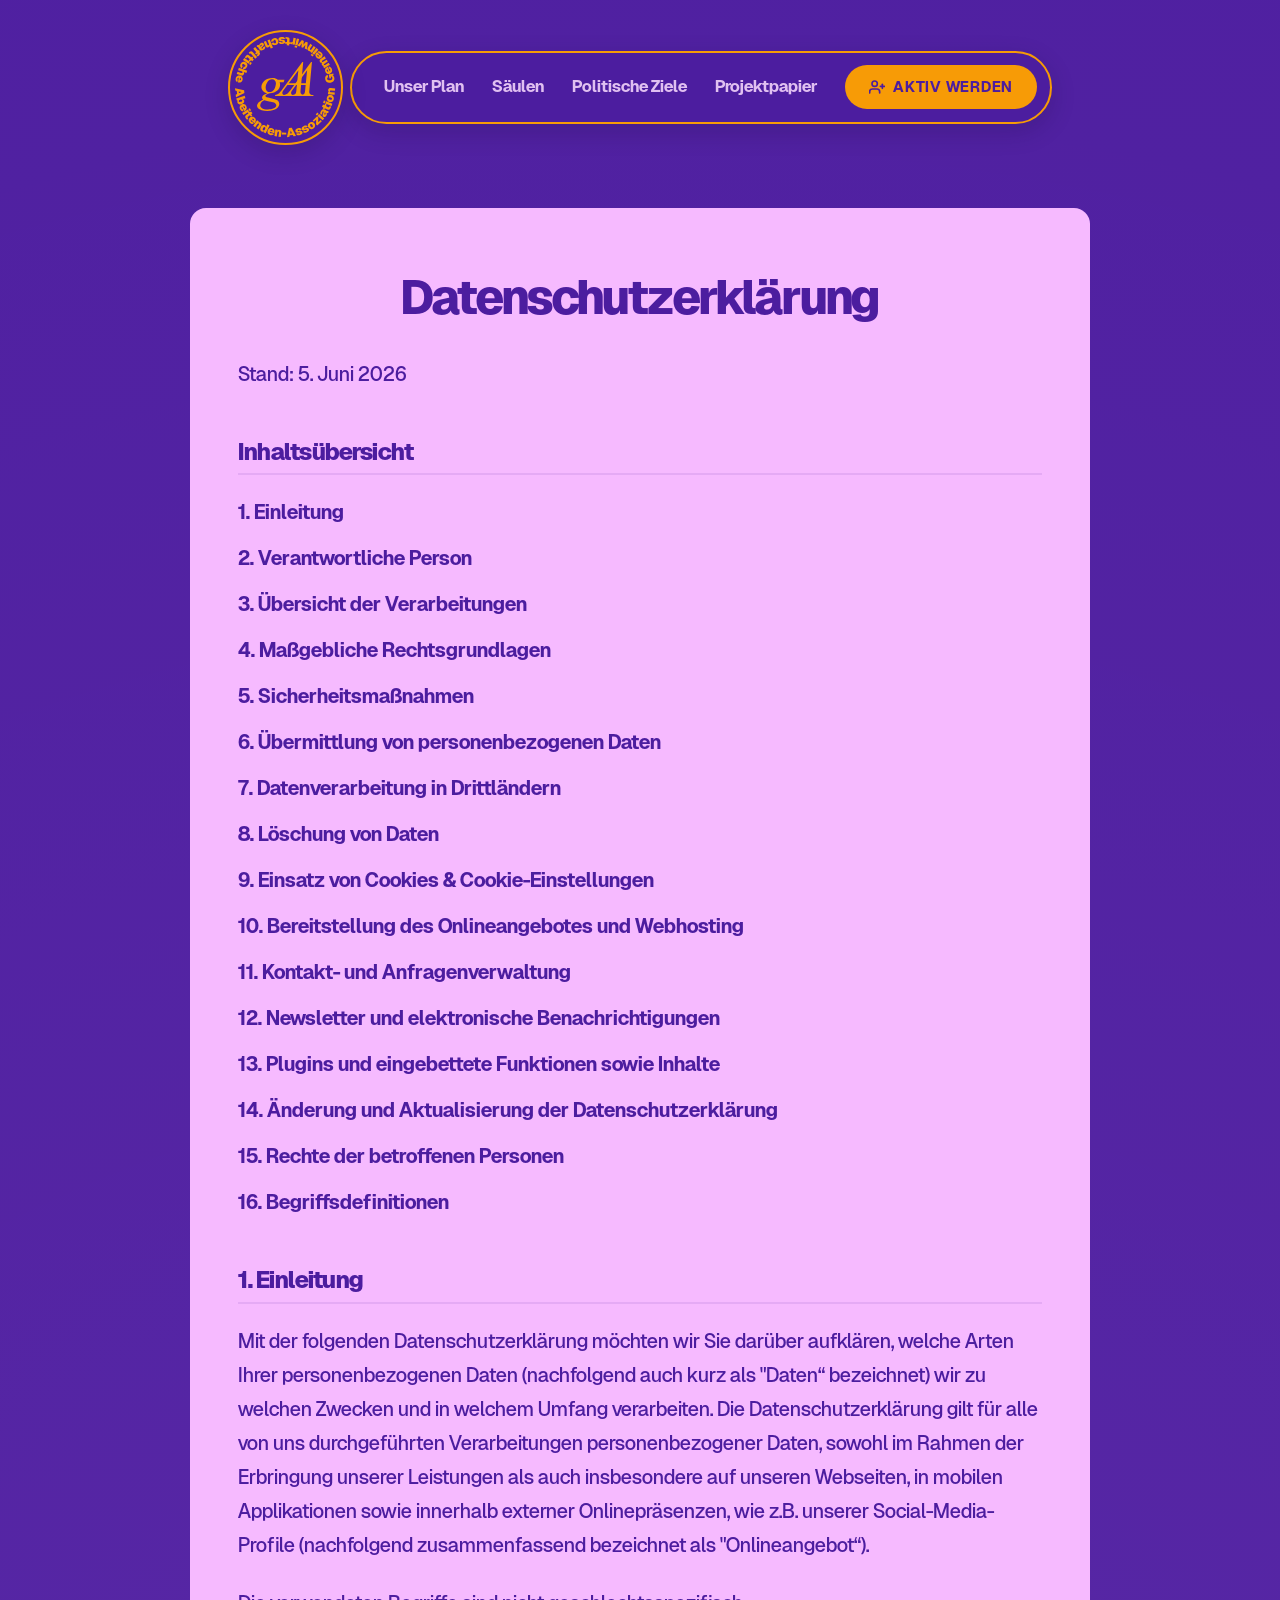
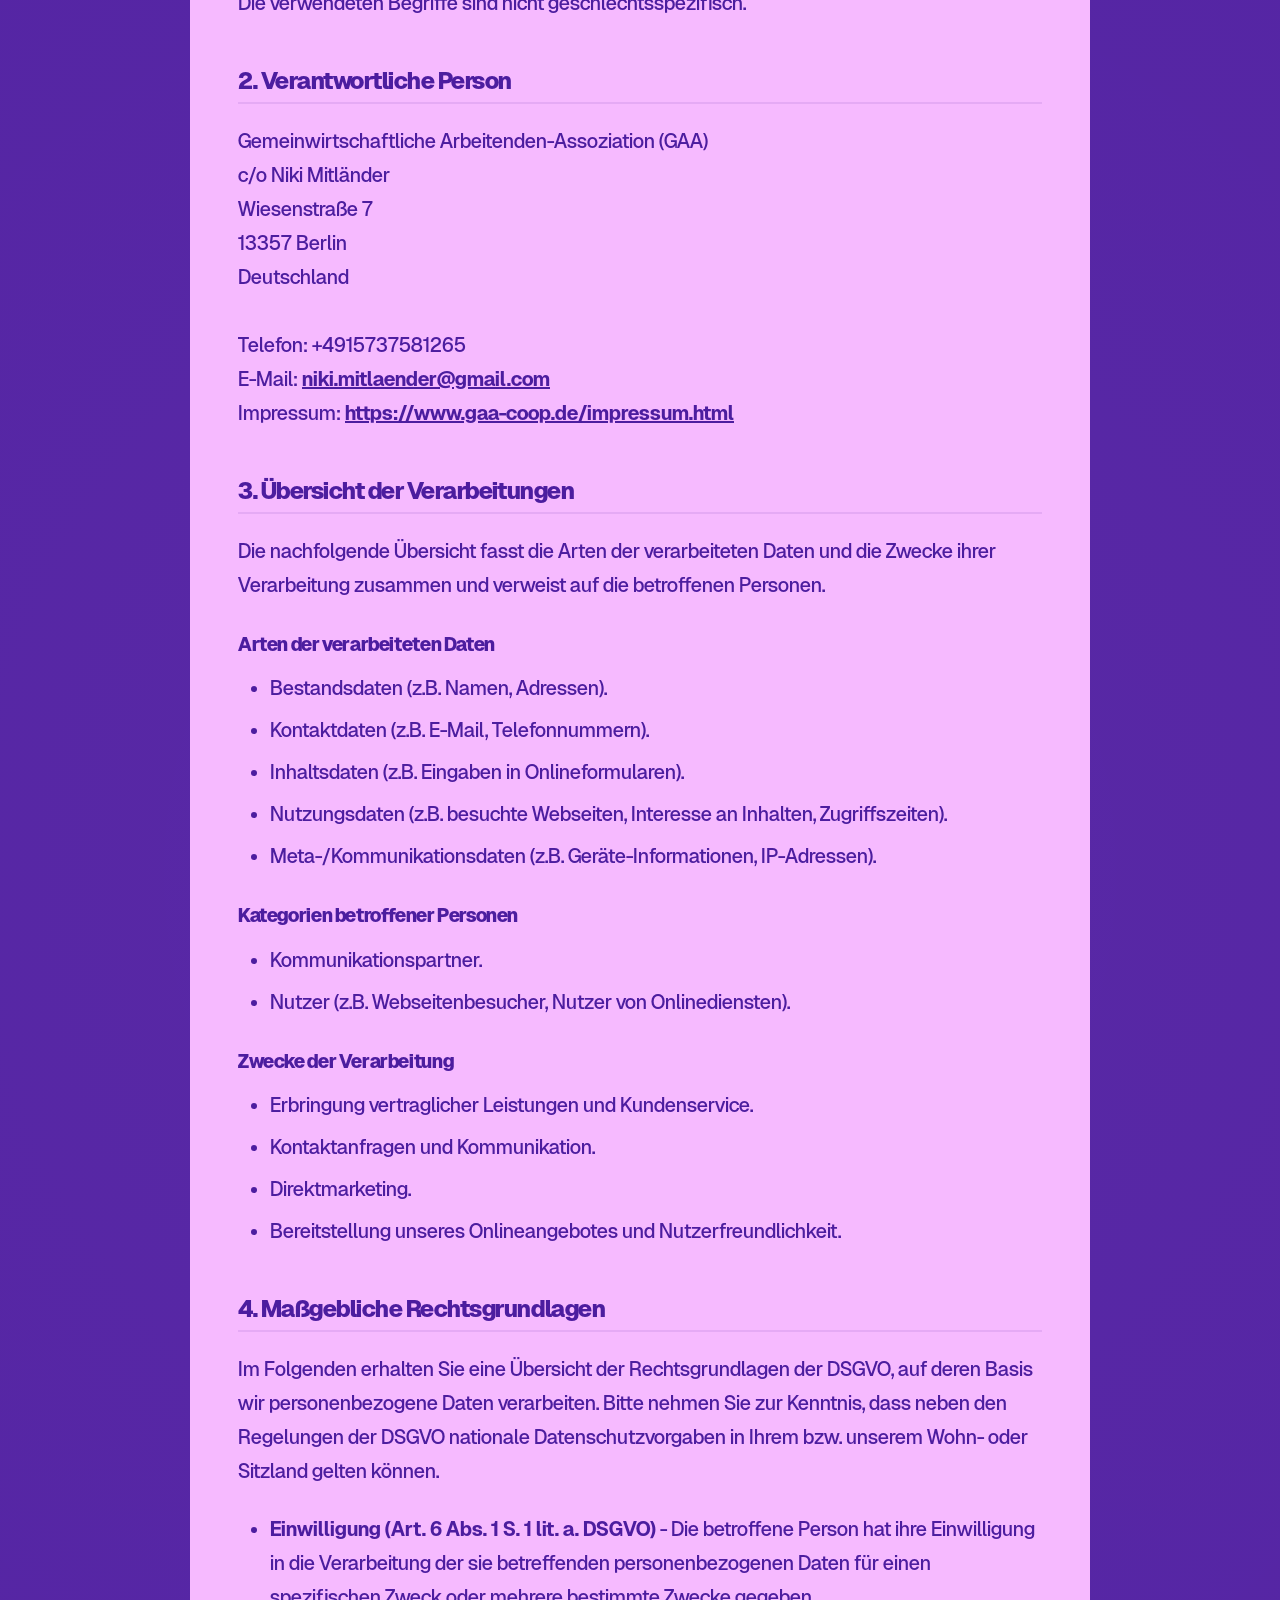
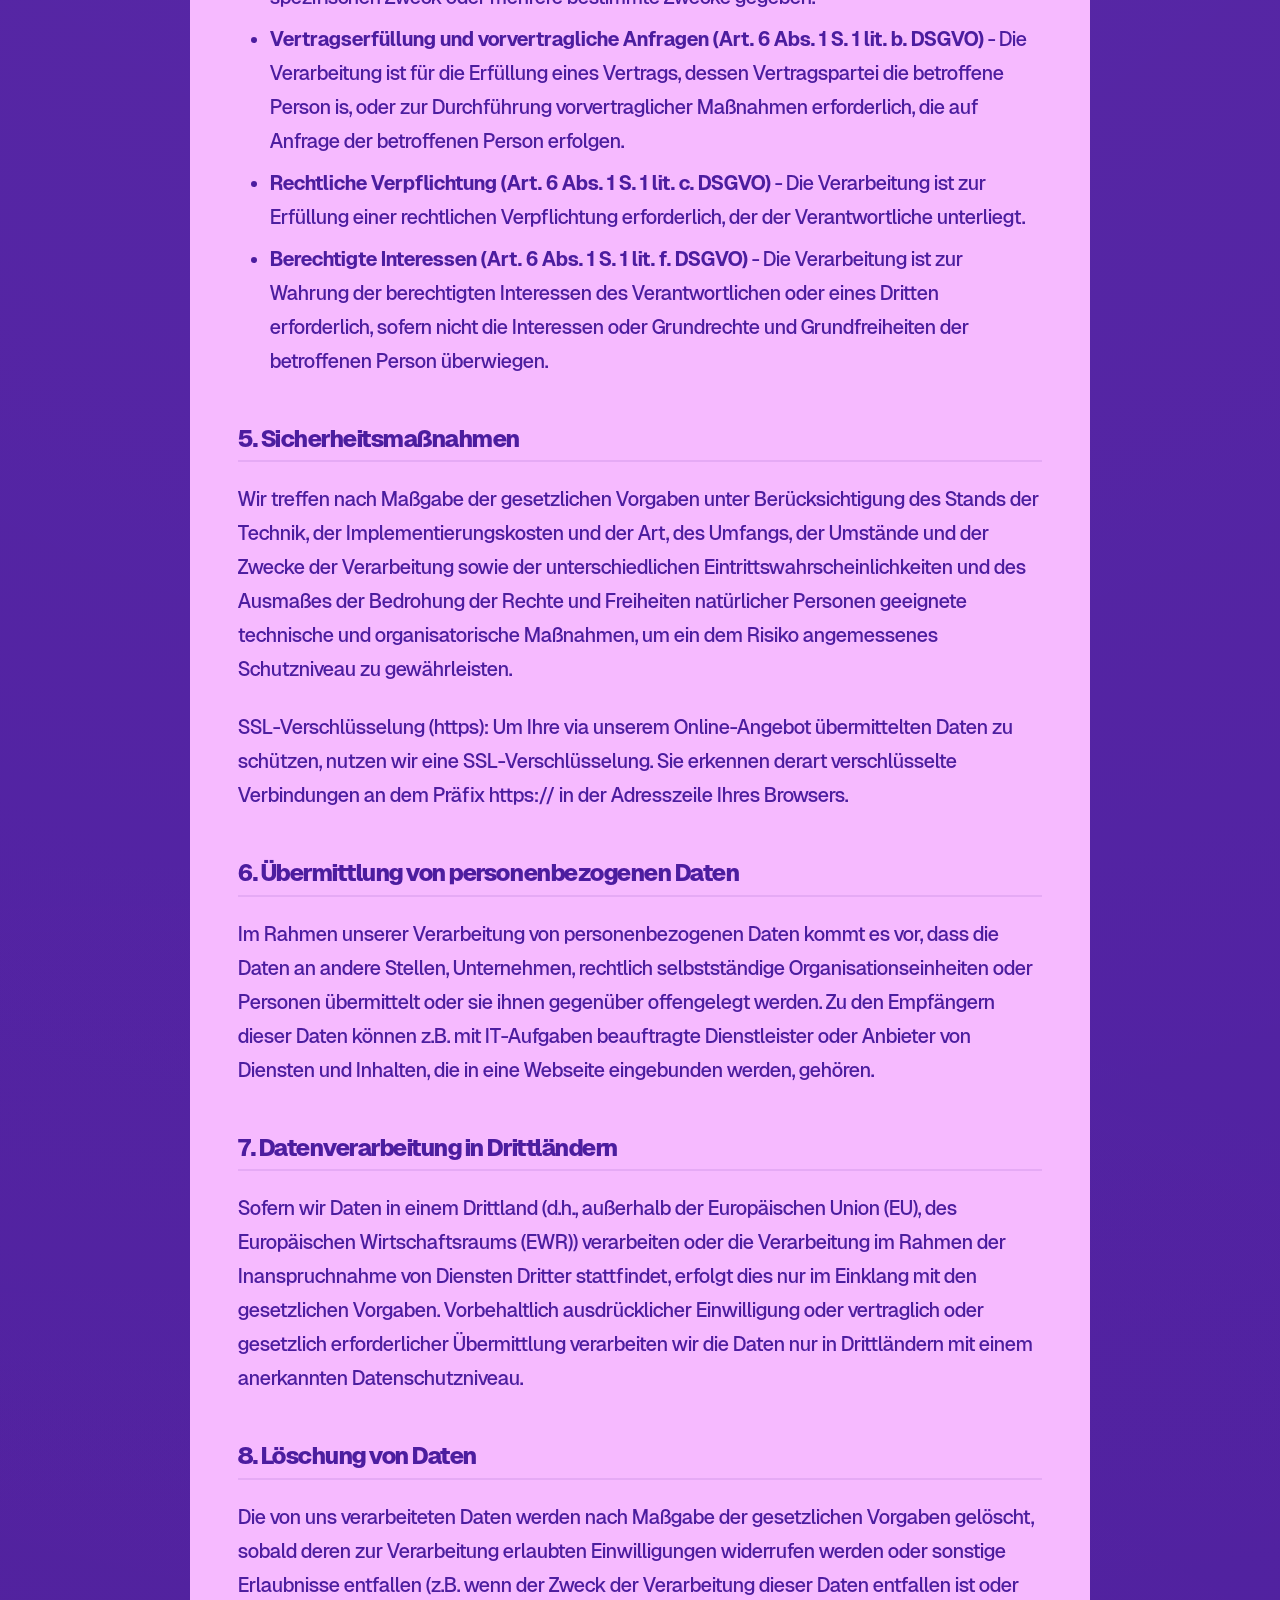
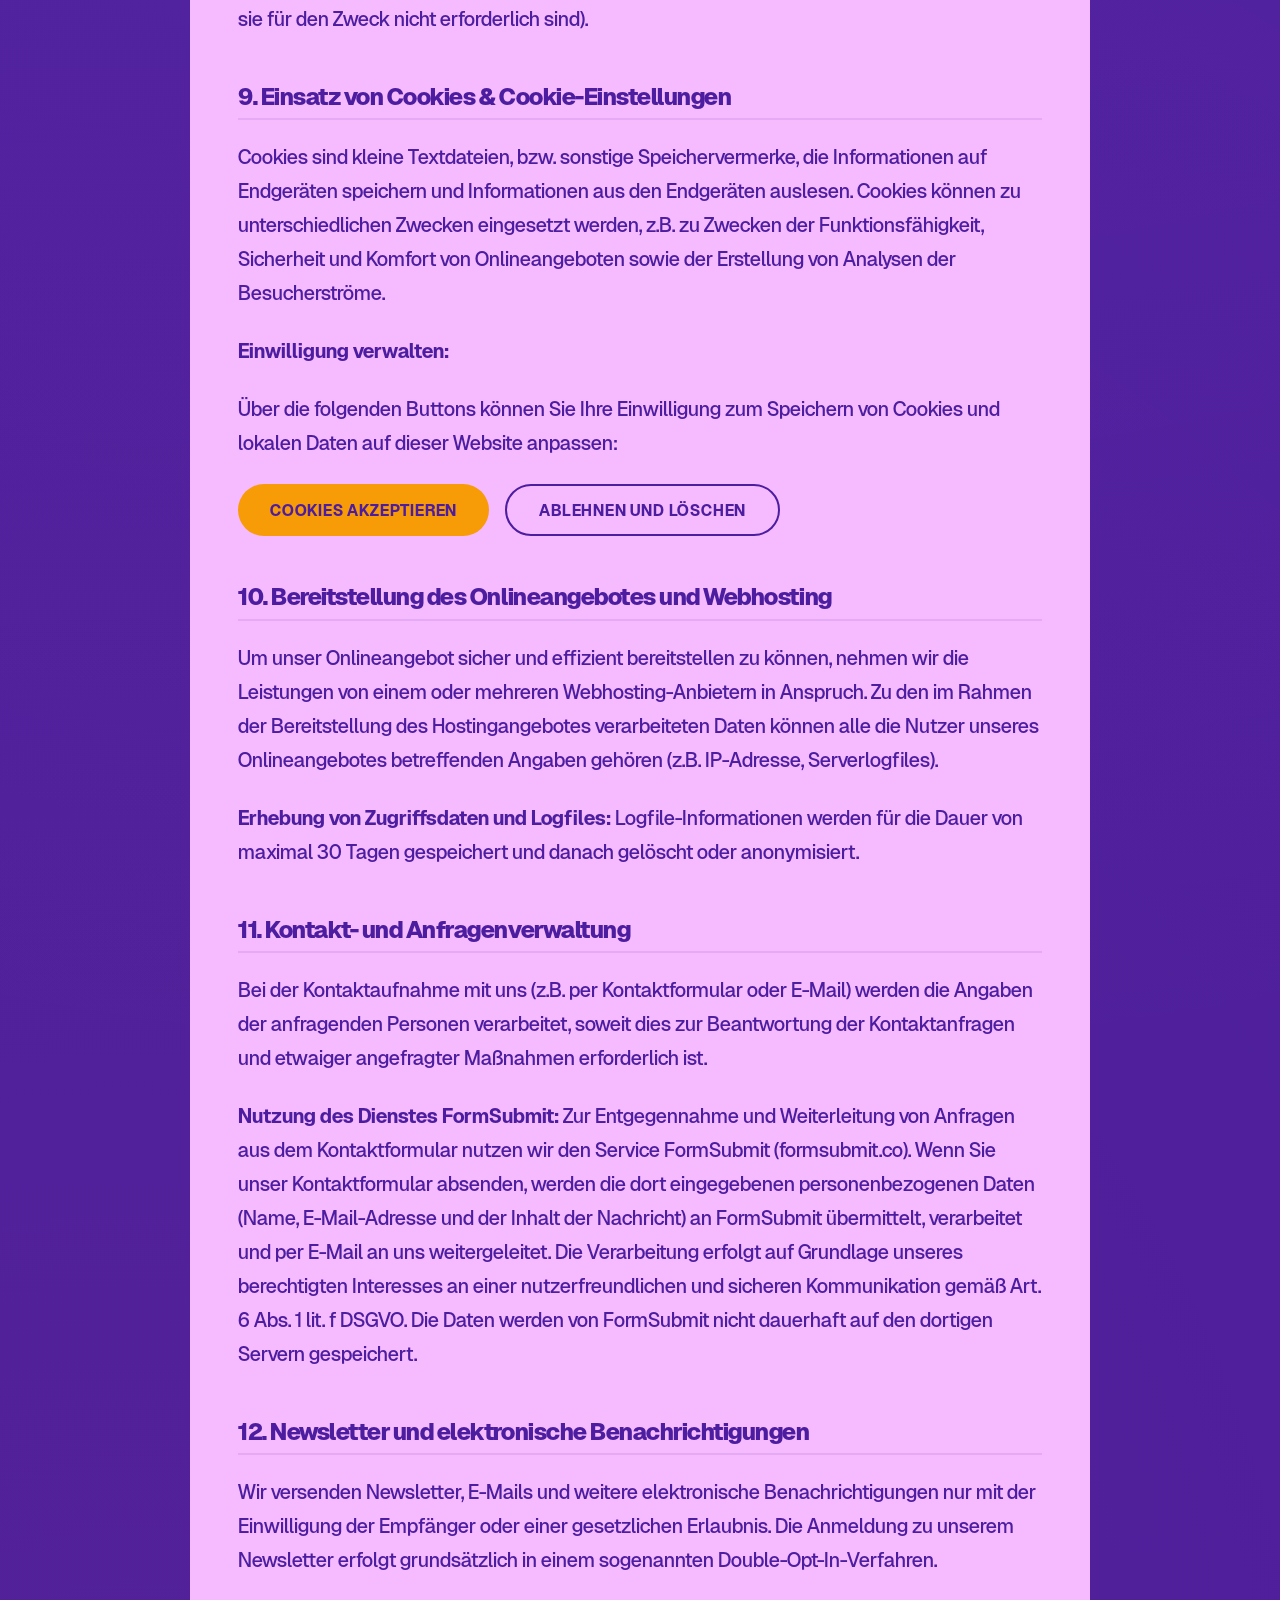
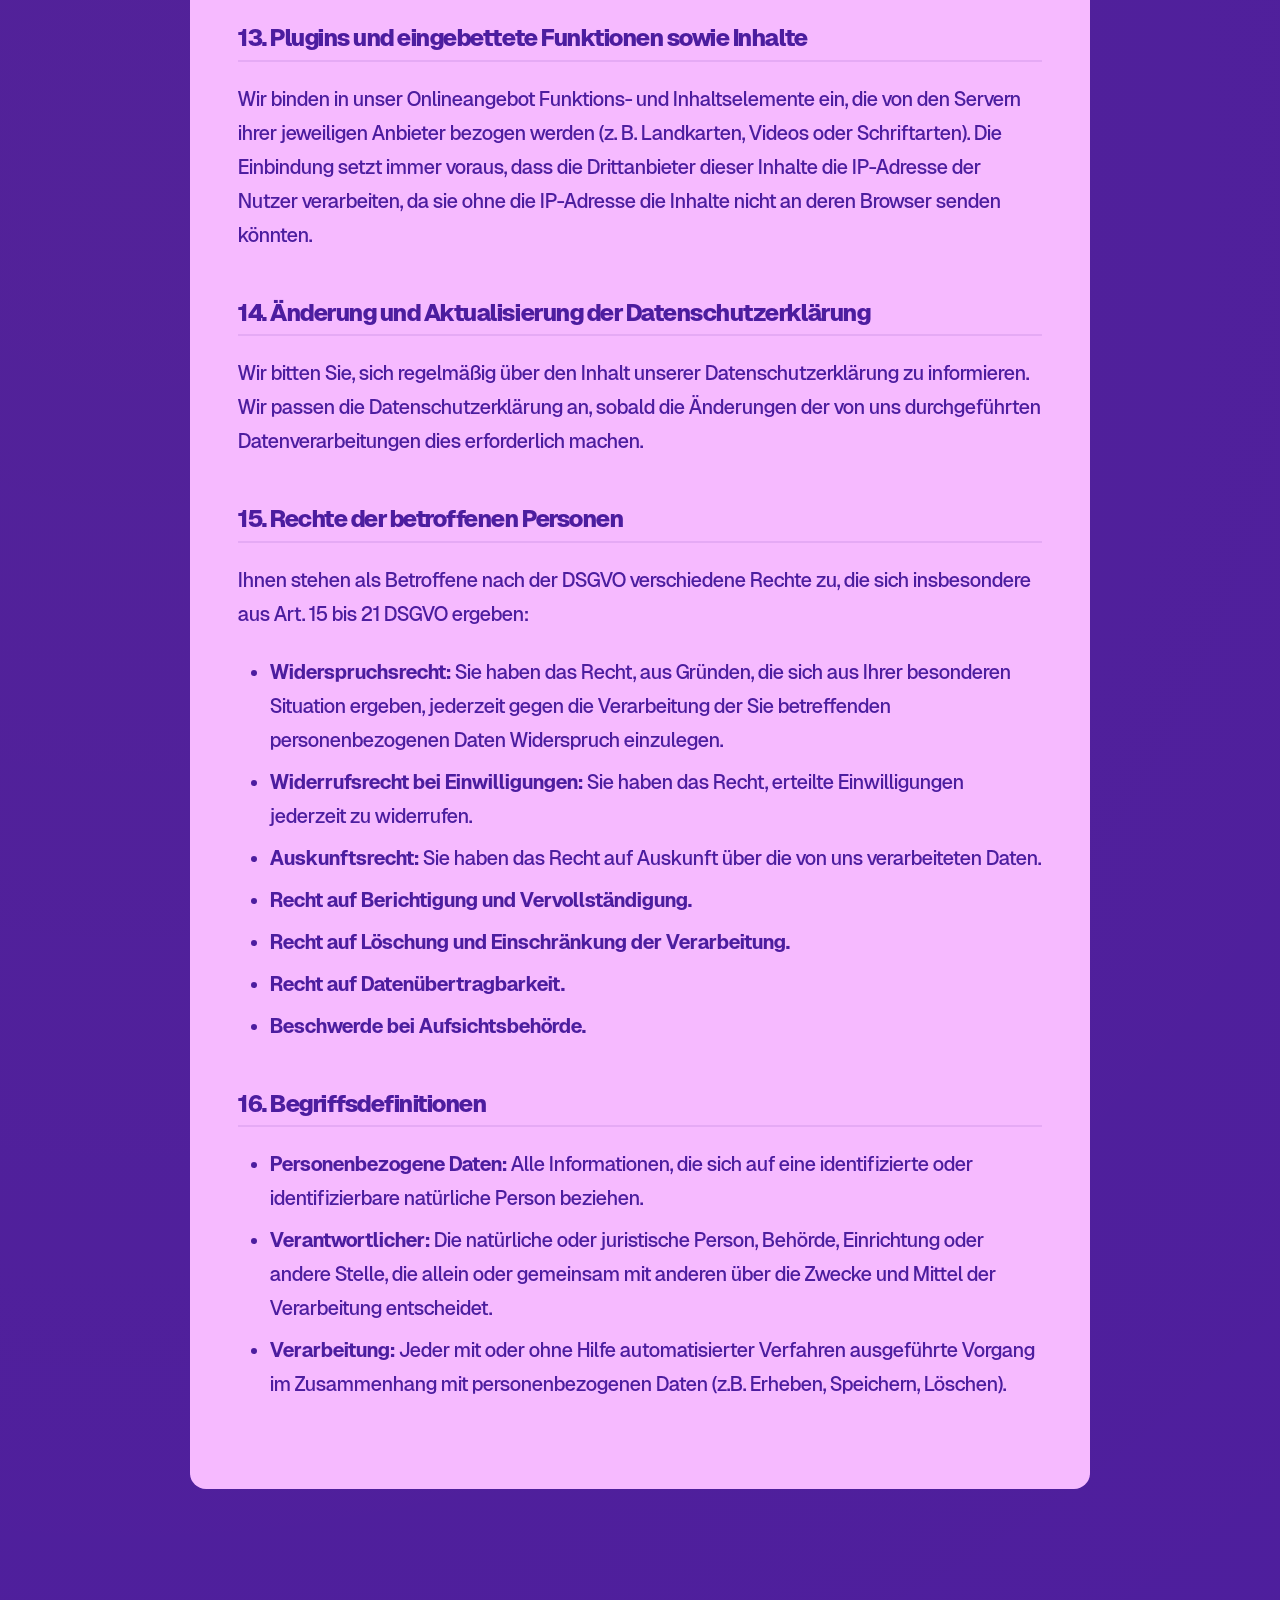
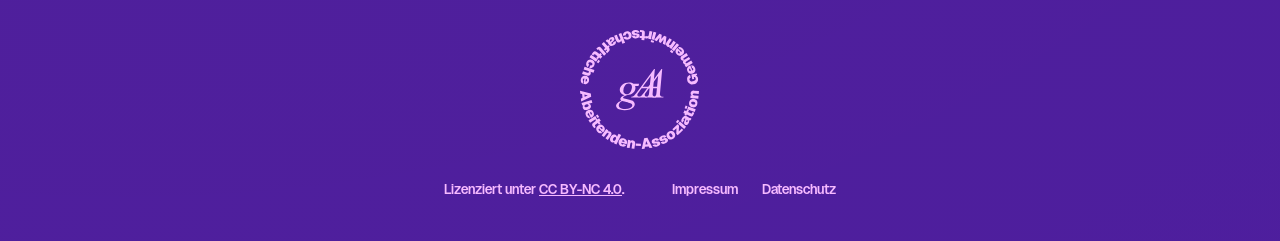
<file: datenschutz.html>
<!DOCTYPE html>
<html lang="de">
<head>
    <meta charset="UTF-8">
    <title>Gemeinwirtschaftliche Arbeitenden-Assoziation – Datenschutz</title>
    <meta name="robots" content="noindex, nofollow">
    <meta name="viewport" content="width=device-width, initial-scale=1.0">
    
    <meta property="og:type" content="website">
    <meta property="og:site_name" content="Gemeinwirtschaftliche Arbeitenden-Assoziation">
    <meta property="og:title" content="Gemeinwirtschaftliche Arbeitenden-Assoziation – Datenschutz">
    <meta property="og:image" itemprop="image" content="https://www.gaa-coop.de/images/opengraph/1x1.png">
    <meta property="og:image:type" content="image/png">
    <meta property="og:image:width" content="1200">
    <meta property="og:image:height" content="1200">
    <meta name="twitter:card" content="summary">
    <meta name="twitter:image" content="https://www.gaa-coop.de/images/opengraph/1x1.png">
    
    <!-- Stylesheets matching GAA -->
    <link rel="stylesheet" href="styles/fonts.css">
    <link rel="stylesheet" href="styles/general.css">
    <link rel="stylesheet" href="styles/components.css?v=3">

    <!-- Favicon Implementation -->
    <link rel="apple-touch-icon" sizes="180x180" href="images/favicon/apple-touch-icon.png?v=2">
    <link rel="icon" type="image/png" sizes="32x32" href="images/favicon/favicon-32x32.png?v=2">
    <link rel="icon" type="image/png" sizes="16x16" href="images/favicon/favicon-16x16.png?v=2">
    <link rel="manifest" href="images/favicon/site.webmanifest?v=2">
    <link rel="shortcut icon" href="images/favicon/favicon.ico?v=2">
    <meta name="apple-mobile-web-app-title" content="GAA">
    <meta name="application-name" content="GAA">
    <meta name="theme-color" content="#4C1D9F">

    <!-- Component Preloads -->
    <link rel="preload" as="fetch" crossorigin href="components/header.html">
    <link rel="preload" as="fetch" crossorigin href="components/footer.html">
    <link rel="preload" as="fetch" crossorigin href="components/databanner.html">

    <!-- Central javascript logic -->
    <script type="text/javascript" src="common.js"></script>
    <script>
        load_components(["header", "footer", "databanner"]);
    </script>
</head>
<body class="legal-page">

    <!-- Header Section (Dynamically Loaded) -->
    <header id="header"></header>

    <!-- Main Content Container -->
    <main id="content" class="legal-content">
        <div class="container">
            <div class="legal-card">
                <h1>Datenschutzerklärung</h1>
                
                <p>Stand: 5. Juni 2026</p>

                <h2>Inhaltsübersicht</h2>
                <ul class="index-list">
                    <li><a href="#m14">1. Einleitung</a></li>
                    <li><a href="#m3">2. Verantwortliche Person</a></li>
                    <li><a href="#mOverview">3. Übersicht der Verarbeitungen</a></li>
                    <li><a href="#m13">4. Maßgebliche Rechtsgrundlagen</a></li>
                    <li><a href="#m27">5. Sicherheitsmaßnahmen</a></li>
                    <li><a href="#m25">6. Übermittlung von personenbezogenen Daten</a></li>
                    <li><a href="#m24">7. Datenverarbeitung in Drittländern</a></li>
                    <li><a href="#m12">8. Löschung von Daten</a></li>
                    <li><a href="#m134">9. Einsatz von Cookies &amp; Cookie-Einstellungen</a></li>
                    <li><a href="#m225">10. Bereitstellung des Onlineangebotes und Webhosting</a></li>
                    <li><a href="#m182">11. Kontakt- und Anfragenverwaltung</a></li>
                    <li><a href="#m17">12. Newsletter und elektronische Benachrichtigungen</a></li>
                    <li><a href="#m328">13. Plugins und eingebettete Funktionen sowie Inhalte</a></li>
                    <li><a href="#m15">14. Änderung und Aktualisierung der Datenschutzerklärung</a></li>
                    <li><a href="#m10">15. Rechte der betroffenen Personen</a></li>
                    <li><a href="#m42">16. Begriffsdefinitionen</a></li>
                </ul>

                <h2 id="m14">1. Einleitung</h2>
                <p>Mit der folgenden Datenschutzerklärung möchten wir Sie darüber aufklären, welche Arten Ihrer personenbezogenen Daten (nachfolgend auch kurz als "Daten“ bezeichnet) wir zu welchen Zwecken und in welchem Umfang verarbeiten. Die Datenschutzerklärung gilt für alle von uns durchgeführten Verarbeitungen personenbezogener Daten, sowohl im Rahmen der Erbringung unserer Leistungen als auch insbesondere auf unseren Webseiten, in mobilen Applikationen sowie innerhalb externer Onlinepräsenzen, wie z.B. unserer Social-Media-Profile (nachfolgend zusammenfassend bezeichnet als "Onlineangebot“).</p>
                <p>Die verwendeten Begriffe sind nicht geschlechtsspezifisch.</p>

                <h2 id="m3">2. Verantwortliche Person</h2>
                <p>
                    Gemeinwirtschaftliche Arbeitenden-Assoziation (GAA)<br>
                    c/o Niki Mitländer<br>
                    Wiesenstraße 7<br>
                    13357 Berlin<br>
                    Deutschland<br><br>
                    Telefon: +4915737581265<br>
                    E-Mail: <a href="mailto:niki.mitlaender@gmail.com">niki.mitlaender@gmail.com</a><br>
                    Impressum: <a href="impressum.html">https://www.gaa-coop.de/impressum.html</a>
                </p>

                <h2 id="mOverview">3. Übersicht der Verarbeitungen</h2>
                <p>Die nachfolgende Übersicht fasst die Arten der verarbeiteten Daten und die Zwecke ihrer Verarbeitung zusammen und verweist auf die betroffenen Personen.</p>
                <h3>Arten der verarbeiteten Daten</h3>
                <ul>
                    <li>Bestandsdaten (z.B. Namen, Adressen).</li>
                    <li>Kontaktdaten (z.B. E-Mail, Telefonnummern).</li>
                    <li>Inhaltsdaten (z.B. Eingaben in Onlineformularen).</li>
                    <li>Nutzungsdaten (z.B. besuchte Webseiten, Interesse an Inhalten, Zugriffszeiten).</li>
                    <li>Meta-/Kommunikationsdaten (z.B. Geräte-Informationen, IP-Adressen).</li>
                </ul>
                <h3>Kategorien betroffener Personen</h3>
                <ul>
                    <li>Kommunikationspartner.</li>
                    <li>Nutzer (z.B. Webseitenbesucher, Nutzer von Onlinediensten).</li>
                </ul>
                <h3>Zwecke der Verarbeitung</h3>
                <ul>
                    <li>Erbringung vertraglicher Leistungen und Kundenservice.</li>
                    <li>Kontaktanfragen und Kommunikation.</li>
                    <li>Direktmarketing.</li>
                    <li>Bereitstellung unseres Onlineangebotes und Nutzerfreundlichkeit.</li>
                </ul>

                <h2 id="m13">4. Maßgebliche Rechtsgrundlagen</h2>
                <p>Im Folgenden erhalten Sie eine Übersicht der Rechtsgrundlagen der DSGVO, auf deren Basis wir personenbezogene Daten verarbeiten. Bitte nehmen Sie zur Kenntnis, dass neben den Regelungen der DSGVO nationale Datenschutzvorgaben in Ihrem bzw. unserem Wohn- oder Sitzland gelten können.</p>
                <ul>
                    <li><strong>Einwilligung (Art. 6 Abs. 1 S. 1 lit. a. DSGVO)</strong> - Die betroffene Person hat ihre Einwilligung in die Verarbeitung der sie betreffenden personenbezogenen Daten für einen spezifischen Zweck oder mehrere bestimmte Zwecke gegeben.</li>
                    <li><strong>Vertragserfüllung und vorvertragliche Anfragen (Art. 6 Abs. 1 S. 1 lit. b. DSGVO)</strong> - Die Verarbeitung ist für die Erfüllung eines Vertrags, dessen Vertragspartei die betroffene Person is, oder zur Durchführung vorvertraglicher Maßnahmen erforderlich, die auf Anfrage der betroffenen Person erfolgen.</li>
                    <li><strong>Rechtliche Verpflichtung (Art. 6 Abs. 1 S. 1 lit. c. DSGVO)</strong> - Die Verarbeitung ist zur Erfüllung einer rechtlichen Verpflichtung erforderlich, der der Verantwortliche unterliegt.</li>
                    <li><strong>Berechtigte Interessen (Art. 6 Abs. 1 S. 1 lit. f. DSGVO)</strong> - Die Verarbeitung ist zur Wahrung der berechtigten Interessen des Verantwortlichen oder eines Dritten erforderlich, sofern nicht die Interessen oder Grundrechte und Grundfreiheiten der betroffenen Person überwiegen.</li>
                </ul>

                <h2 id="m27">5. Sicherheitsmaßnahmen</h2>
                <p>Wir treffen nach Maßgabe der gesetzlichen Vorgaben unter Berücksichtigung des Stands der Technik, der Implementierungskosten und der Art, des Umfangs, der Umstände und der Zwecke der Verarbeitung sowie der unterschiedlichen Eintrittswahrscheinlichkeiten und des Ausmaßes der Bedrohung der Rechte und Freiheiten natürlicher Personen geeignete technische und organisatorische Maßnahmen, um ein dem Risiko angemessenes Schutzniveau zu gewährleisten.</p>
                <p>SSL-Verschlüsselung (https): Um Ihre via unserem Online-Angebot übermittelten Daten zu schützen, nutzen wir eine SSL-Verschlüsselung. Sie erkennen derart verschlüsselte Verbindungen an dem Präfix https:// in der Adresszeile Ihres Browsers.</p>

                <h2 id="m25">6. Übermittlung von personenbezogenen Daten</h2>
                <p>Im Rahmen unserer Verarbeitung von personenbezogenen Daten kommt es vor, dass die Daten an andere Stellen, Unternehmen, rechtlich selbstständige Organisationseinheiten oder Personen übermittelt oder sie ihnen gegenüber offengelegt werden. Zu den Empfängern dieser Daten können z.B. mit IT-Aufgaben beauftragte Dienstleister oder Anbieter von Diensten und Inhalten, die in eine Webseite eingebunden werden, gehören.</p>

                <h2 id="m24">7. Datenverarbeitung in Drittländern</h2>
                <p>Sofern wir Daten in einem Drittland (d.h., außerhalb der Europäischen Union (EU), des Europäischen Wirtschaftsraums (EWR)) verarbeiten oder die Verarbeitung im Rahmen der Inanspruchnahme von Diensten Dritter stattfindet, erfolgt dies nur im Einklang mit den gesetzlichen Vorgaben. Vorbehaltlich ausdrücklicher Einwilligung oder vertraglich oder gesetzlich erforderlicher Übermittlung verarbeiten wir die Daten nur in Drittländern mit einem anerkannten Datenschutzniveau.</p>

                <h2 id="m12">8. Löschung von Daten</h2>
                <p>Die von uns verarbeiteten Daten werden nach Maßgabe der gesetzlichen Vorgaben gelöscht, sobald deren zur Verarbeitung erlaubten Einwilligungen widerrufen werden oder sonstige Erlaubnisse entfallen (z.B. wenn der Zweck der Verarbeitung dieser Daten entfallen ist oder sie für den Zweck nicht erforderlich sind).</p>

                <h2 id="m134">9. Einsatz von Cookies &amp; Cookie-Einstellungen</h2>
                <p>Cookies sind kleine Textdateien, bzw. sonstige Speichervermerke, die Informationen auf Endgeräten speichern und Informationen aus den Endgeräten auslesen. Cookies können zu unterschiedlichen Zwecken eingesetzt werden, z.B. zu Zwecken der Funktionsfähigkeit, Sicherheit und Komfort von Onlineangeboten sowie der Erstellung von Analysen der Besucherströme.</p>
                <p><strong>Einwilligung verwalten:</strong></p>
                <p>Über die folgenden Buttons können Sie Ihre Einwilligung zum Speichern von Cookies und lokalen Daten auf dieser Website anpassen:</p>
                <div class="cookie-btn-container">
                    <button class="btn btn-primary" onclick="cookies(true); alert('Cookies erfolgreich akzeptiert.');">Cookies akzeptieren</button>
                    <button class="btn btn-cookie-decline btn" style="border-radius: 50px; font-weight: 700; padding: 0.85rem 2rem; font-size: 1rem; cursor: pointer; transition: 0.2s;" onclick="cookies(false); alert('Cookies erfolgreich abgelehnt und gelöscht.');">Ablehnen und löschen</button>
                </div>

                <h2 id="m225">10. Bereitstellung des Onlineangebotes und Webhosting</h2>
                <p>Um unser Onlineangebot sicher und effizient bereitstellen zu können, nehmen wir die Leistungen von einem oder mehreren Webhosting-Anbietern in Anspruch. Zu den im Rahmen der Bereitstellung des Hostingangebotes verarbeiteten Daten können alle die Nutzer unseres Onlineangebotes betreffenden Angaben gehören (z.B. IP-Adresse, Serverlogfiles).</p>
                <p><strong>Erhebung von Zugriffsdaten und Logfiles:</strong> Logfile-Informationen werden für die Dauer von maximal 30 Tagen gespeichert und danach gelöscht oder anonymisiert.</p>

                <h2 id="m182">11. Kontakt- und Anfragenverwaltung</h2>
                <p>Bei der Kontaktaufnahme mit uns (z.B. per Kontaktformular oder E-Mail) werden die Angaben der anfragenden Personen verarbeitet, soweit dies zur Beantwortung der Kontaktanfragen und etwaiger angefragter Maßnahmen erforderlich ist.</p>
                <p><strong>Nutzung des Dienstes FormSubmit:</strong> Zur Entgegennahme und Weiterleitung von Anfragen aus dem Kontaktformular nutzen wir den Service FormSubmit (formsubmit.co). Wenn Sie unser Kontaktformular absenden, werden die dort eingegebenen personenbezogenen Daten (Name, E-Mail-Adresse und der Inhalt der Nachricht) an FormSubmit übermittelt, verarbeitet und per E-Mail an uns weitergeleitet. Die Verarbeitung erfolgt auf Grundlage unseres berechtigten Interesses an einer nutzerfreundlichen und sicheren Kommunikation gemäß Art. 6 Abs. 1 lit. f DSGVO. Die Daten werden von FormSubmit nicht dauerhaft auf den dortigen Servern gespeichert.</p>

                <h2 id="m17">12. Newsletter und elektronische Benachrichtigungen</h2>
                <p>Wir versenden Newsletter, E-Mails und weitere elektronische Benachrichtigungen nur mit der Einwilligung der Empfänger oder einer gesetzlichen Erlaubnis. Die Anmeldung zu unserem Newsletter erfolgt grundsätzlich in einem sogenannten Double-Opt-In-Verfahren.</p>

                <h2 id="m328">13. Plugins und eingebettete Funktionen sowie Inhalte</h2>
                <p>Wir binden in unser Onlineangebot Funktions- und Inhaltselemente ein, die von den Servern ihrer jeweiligen Anbieter bezogen werden (z. B. Landkarten, Videos oder Schriftarten). Die Einbindung setzt immer voraus, dass die Drittanbieter dieser Inhalte die IP-Adresse der Nutzer verarbeiten, da sie ohne die IP-Adresse die Inhalte nicht an deren Browser senden könnten.</p>

                <h2 id="m15">14. Änderung und Aktualisierung der Datenschutzerklärung</h2>
                <p>Wir bitten Sie, sich regelmäßig über den Inhalt unserer Datenschutzerklärung zu informieren. Wir passen die Datenschutzerklärung an, sobald die Änderungen der von uns durchgeführten Datenverarbeitungen dies erforderlich machen.</p>

                <h2 id="m10">15. Rechte der betroffenen Personen</h2>
                <p>Ihnen stehen als Betroffene nach der DSGVO verschiedene Rechte zu, die sich insbesondere aus Art. 15 bis 21 DSGVO ergeben:</p>
                <ul>
                    <li><strong>Widerspruchsrecht:</strong> Sie haben das Recht, aus Gründen, die sich aus Ihrer besonderen Situation ergeben, jederzeit gegen die Verarbeitung der Sie betreffenden personenbezogenen Daten Widerspruch einzulegen.</li>
                    <li><strong>Widerrufsrecht bei Einwilligungen:</strong> Sie haben das Recht, erteilte Einwilligungen jederzeit zu widerrufen.</li>
                    <li><strong>Auskunftsrecht:</strong> Sie haben das Recht auf Auskunft über die von uns verarbeiteten Daten.</li>
                    <li><strong>Recht auf Berichtigung und Vervollständigung.</strong></li>
                    <li><strong>Recht auf Löschung und Einschränkung der Verarbeitung.</strong></li>
                    <li><strong>Recht auf Datenübertragbarkeit.</strong></li>
                    <li><strong>Beschwerde bei Aufsichtsbehörde.</strong></li>
                </ul>

                <h2 id="m42">16. Begriffsdefinitionen</h2>
                <ul>
                    <li><strong>Personenbezogene Daten:</strong> Alle Informationen, die sich auf eine identifizierte oder identifizierbare natürliche Person beziehen.</li>
                    <li><strong>Verantwortlicher:</strong> Die natürliche oder juristische Person, Behörde, Einrichtung oder andere Stelle, die allein oder gemeinsam mit anderen über die Zwecke und Mittel der Verarbeitung entscheidet.</li>
                    <li><strong>Verarbeitung:</strong> Jeder mit oder ohne Hilfe automatisierter Verfahren ausgeführte Vorgang im Zusammenhang mit personenbezogenen Daten (z.B. Erheben, Speichern, Löschen).</li>
                </ul>
            </div>
        </div>
    </main>

    <!-- Footer Section (Dynamically Loaded) -->
    <footer id="footer"></footer>

    <!-- Cookie/Data Banner Section (Dynamically Loaded) -->
    <div id="databanner"></div>

</body>
</html>
</file>
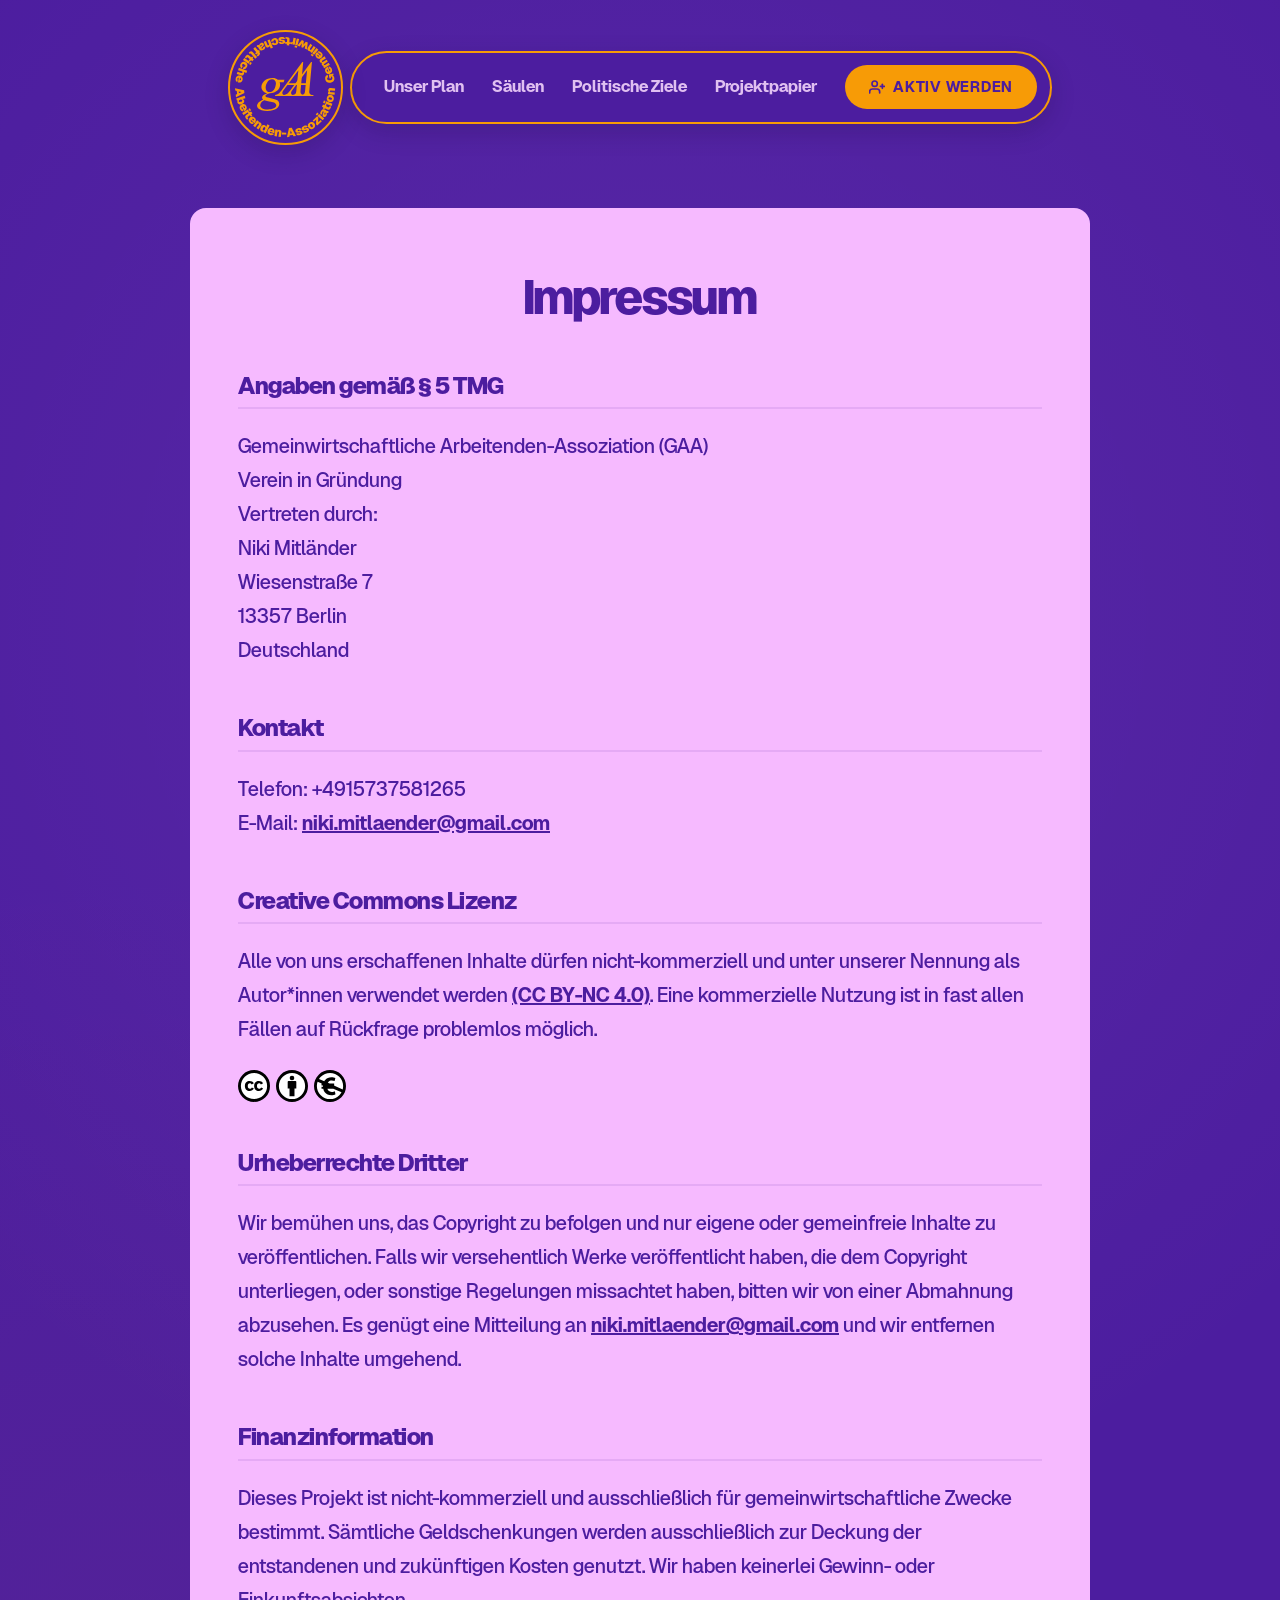
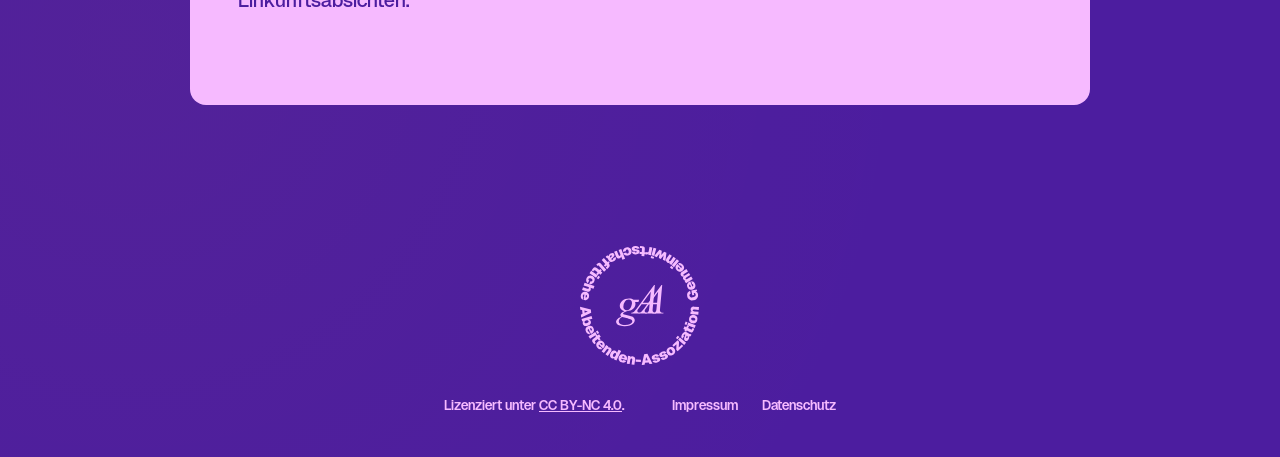
<file: impressum.html>
<!DOCTYPE html>
<html lang="de">
<head>
    <meta charset="UTF-8">
    <title>Gemeinwirtschaftliche Arbeitenden-Assoziation – Impressum</title>
    <meta name="robots" content="noindex, nofollow">
    <meta name="viewport" content="width=device-width, initial-scale=1.0">
    
    <meta property="og:type" content="website">
    <meta property="og:site_name" content="Gemeinwirtschaftliche Arbeitenden-Assoziation">
    <meta property="og:title" content="Gemeinwirtschaftliche Arbeitenden-Assoziation – Impressum">
    <meta property="og:image" itemprop="image" content="https://www.gaa-coop.de/images/opengraph/1x1.png">
    <meta property="og:image:type" content="image/png">
    <meta property="og:image:width" content="1200">
    <meta property="og:image:height" content="1200">
    <meta name="twitter:card" content="summary">
    <meta name="twitter:image" content="https://www.gaa-coop.de/images/opengraph/1x1.png">
    
    <!-- Stylesheets matching GAA -->
    <link rel="stylesheet" href="styles/fonts.css">
    <link rel="stylesheet" href="styles/general.css">
    <link rel="stylesheet" href="styles/components.css?v=3">

    <!-- Favicon Implementation -->
    <link rel="apple-touch-icon" sizes="180x180" href="images/favicon/apple-touch-icon.png?v=2">
    <link rel="icon" type="image/png" sizes="32x32" href="images/favicon/favicon-32x32.png?v=2">
    <link rel="icon" type="image/png" sizes="16x16" href="images/favicon/favicon-16x16.png?v=2">
    <link rel="manifest" href="images/favicon/site.webmanifest?v=2">
    <link rel="shortcut icon" href="images/favicon/favicon.ico?v=2">
    <meta name="apple-mobile-web-app-title" content="GAA">
    <meta name="application-name" content="GAA">
    <meta name="theme-color" content="#4C1D9F">

    <!-- Component Preloads -->
    <link rel="preload" as="fetch" crossorigin href="components/header.html">
    <link rel="preload" as="fetch" crossorigin href="components/footer.html">
    <link rel="preload" as="fetch" crossorigin href="components/databanner.html">

    <!-- Central javascript logic -->
    <script type="text/javascript" src="common.js"></script>
    <script>
        load_components(["header", "footer", "databanner"]);
    </script>
    
</head>
<body class="legal-page">

    <!-- Header Section (Dynamically Loaded) -->
    <header id="header"></header>

    <!-- Main Content Container -->
    <main id="content" class="legal-content">
        <div class="container">
            <div class="legal-card">
                <h1>Impressum</h1>
                
                <h2>Angaben gemäß § 5 TMG</h2>
                <p>
                    Gemeinwirtschaftliche Arbeitenden-Assoziation (GAA)<br>
                    Verein in Gründung<br>
                    Vertreten durch:<br>
                    Niki Mitländer<br>
                    Wiesenstraße 7<br>
                    13357 Berlin<br>
                    Deutschland
                </p>

                <h2>Kontakt</h2>
                <p>
                    Telefon: +4915737581265<br>
                    E-Mail: <a href="mailto:niki.mitlaender@gmail.com">niki.mitlaender@gmail.com</a>
                </p>

                <h2>Creative Commons Lizenz</h2>
                <p>
                    Alle von uns erschaffenen Inhalte dürfen nicht-kommerziell und unter unserer Nennung als Autor*innen verwendet werden <a href="https://creativecommons.org/licenses/by-nc/4.0/" target="_blank">(CC BY-NC 4.0)</a>. Eine kommerzielle Nutzung ist in fast allen Fällen auf Rückfrage problemlos möglich.
                </p>
                <div class="cc-container">
                    <img src="images/internal/cc.svg" alt="CC">
                    <img src="images/internal/by.svg" alt="BY">
                    <img src="images/internal/nc-eu.svg" alt="NC">
                </div>

                <h2>Urheberrechte Dritter</h2>
                <p>
                    Wir bemühen uns, das Copyright zu befolgen und nur eigene oder gemeinfreie Inhalte zu veröffentlichen. Falls wir versehentlich Werke veröffentlicht haben, die dem Copyright unterliegen, oder sonstige Regelungen missachtet haben, bitten wir von einer Abmahnung abzusehen. Es genügt eine Mitteilung an <a href="mailto:niki.mitlaender@gmail.com">niki.mitlaender@gmail.com</a> und wir entfernen solche Inhalte umgehend.
                </p>

                <h2>Finanzinformation</h2>
                <p>
                    Dieses Projekt ist nicht-kommerziell und ausschließlich für gemeinwirtschaftliche Zwecke bestimmt. Sämtliche Geldschenkungen werden ausschließlich zur Deckung der entstandenen und zukünftigen Kosten genutzt. Wir haben keinerlei Gewinn- oder Einkunftsabsichten.
                </p>
            </div>
        </div>
    </main>

    <!-- Footer Section (Dynamically Loaded) -->
    <footer id="footer"></footer>

    <!-- Cookie/Data Banner Section (Dynamically Loaded) -->
    <div id="databanner"></div>

</body>
</html>
</file>
<file: styles/fonts.css>
/* ==========================================================================
   GESPENST CUSTOM TYPOGRAPHY SYSTEM - GAA WEBSITE
   ========================================================================== */

/* Thin (100) */
@font-face {
    font-family: 'Gespenst';
    src: url('../fonts/Gespenst/Gespenst-Thin.woff2') format('woff2'),
         url('../fonts/Gespenst/Gespenst-Thin.woff') format('woff'),
         url('../fonts/Gespenst/Gespenst-Thin.ttf') format('truetype');
    font-weight: 100;
    font-style: normal;
    font-display: swap;
}

/* UltraLight (200) */
@font-face {
    font-family: 'Gespenst';
    src: url('../fonts/Gespenst/Gespenst-UltraLight.woff2') format('woff2'),
         url('../fonts/Gespenst/Gespenst-UltraLight.woff') format('woff'),
         url('../fonts/Gespenst/Gespenst-UltraLight.ttf') format('truetype');
    font-weight: 200;
    font-style: normal;
    font-display: swap;
}

/* Light (300) */
@font-face {
    font-family: 'Gespenst';
    src: url('../fonts/Gespenst/Gespenst-Light.woff2') format('woff2'),
         url('../fonts/Gespenst/Gespenst-Light.woff') format('woff'),
         url('../fonts/Gespenst/Gespenst-Light.ttf') format('truetype');
    font-weight: 300;
    font-style: normal;
    font-display: swap;
}

/* Regular (400) */
@font-face {
    font-family: 'Gespenst';
    src: url('../fonts/Gespenst/Gespenst-Regular.woff2') format('woff2'),
         url('../fonts/Gespenst/Gespenst-Regular.woff') format('woff'),
         url('../fonts/Gespenst/Gespenst-Regular.ttf') format('truetype');
    font-weight: 400;
    font-style: normal;
    font-display: swap;
}

/* Medium (500) */
@font-face {
    font-family: 'Gespenst';
    src: url('../fonts/Gespenst/Gespenst-Medium.woff2') format('woff2'),
         url('../fonts/Gespenst/Gespenst-Medium.woff') format('woff'),
         url('../fonts/Gespenst/Gespenst-Medium.ttf') format('truetype');
    font-weight: 500;
    font-style: normal;
    font-display: swap;
}

/* SemiBold (600) */
@font-face {
    font-family: 'Gespenst';
    src: url('../fonts/Gespenst/Gespenst-SemiBold.woff2') format('woff2'),
         url('../fonts/Gespenst/Gespenst-SemiBold.woff') format('woff'),
         url('../fonts/Gespenst/Gespenst-SemiBold.ttf') format('truetype');
    font-weight: 600;
    font-style: normal;
    font-display: swap;
}

/* Bold (700) */
@font-face {
    font-family: 'Gespenst';
    src: url('../fonts/Gespenst/Gespenst-Bold.woff2') format('woff2'),
         url('../fonts/Gespenst/Gespenst-Bold.woff') format('woff'),
         url('../fonts/Gespenst/Gespenst-Bold.ttf') format('truetype');
    font-weight: 700;
    font-style: normal;
    font-display: swap;
}

/* Black (800) */
@font-face {
    font-family: 'Gespenst';
    src: url('../fonts/Gespenst/Gespenst-Black.woff2') format('woff2'),
         url('../fonts/Gespenst/Gespenst-Black.woff') format('woff'),
         url('../fonts/Gespenst/Gespenst-Black.ttf') format('truetype');
    font-weight: 800;
    font-style: normal;
    font-display: swap;
}

/* UltraBlack (900) */
@font-face {
    font-family: 'Gespenst';
    src: url('../fonts/Gespenst/Gespenst-UltraBlack.woff2') format('woff2'),
         url('../fonts/Gespenst/Gespenst-UltraBlack.woff') format('woff'),
         url('../fonts/Gespenst/Gespenst-UltraBlack.ttf') format('truetype');
    font-weight: 900;
    font-style: normal;
    font-display: swap;
}

:root {
    --font-heading: 'Gespenst', sans-serif;
    --font-body: 'Gespenst', sans-serif;
}

body {
    font-family: var(--font-body);
    font-size: 1rem;
    line-height: 1.6;
    -webkit-font-smoothing: antialiased;
    -moz-osx-font-smoothing: grayscale;
}

h1, h2, h3, h4, h5, h6 {
    font-family: var(--font-heading);
    font-weight: 800;
    line-height: 1.1;
    letter-spacing: -0.02em;
}

.text-ultra-bold {
    font-family: var(--font-heading);
    font-weight: 800;
}
</file>
<file: styles/general.css>
/* ==========================================================================
   GENERAL & VARIABLES - GAA WEBSITE
   ========================================================================== */

:root {
    /* Color Palette */
    --color-primary: #4C1D9F;      /* Deep Purple */
    --color-accent: #F79B06;       /* Vibrant Orange */
    --color-contrast-1: #F6BAFF;   /* Soft Pink */
    --color-contrast-2: #FBDDFF;   /* Light Pink */
    
    /* Layout & Spacing */
    --container-width: 1200px;
    --container-padding: 4rem;
    --header-height: 80px;
    
    /* Interactive States & Shadows */
    --transition-fast: 0.2s cubic-bezier(0.4, 0, 0.2, 1);
    --transition-smooth: 0.4s cubic-bezier(0.4, 0, 0.2, 1);
    --shadow-premium: 0 20px 40px -15px rgba(26, 8, 54, 0.15);
    --shadow-intense: 0 25px 50px -12px rgba(26, 8, 54, 0.25);
    --glass-blur: blur(12px);
    --glass-bg: rgba(76, 29, 159, 0.7);
    --glass-border: rgba(246, 186, 255, 0.15);
}

/* Base Reset */
*, *::before, *::after {
    box-sizing: border-box;
    margin: 0;
    padding: 0;
}

html {
    scroll-behavior: smooth;
    scroll-padding-top: var(--header-height);
}

body {
    background-color: var(--color-primary);
    color: var(--color-contrast-2);
    overflow-x: hidden;
}

h1, h2, h3, h4, h5, h6 {
    color: inherit;
}

button, input, select, textarea {
    font-family: inherit;
    color: inherit;
}

/* Premium Scrollbar */
::-webkit-scrollbar {
    width: 10px;
}

::-webkit-scrollbar-track {
    background: transparent;
}

::-webkit-scrollbar-thumb {
    background: var(--color-contrast-1);
    border-radius: 5px;
    border: 2px solid transparent;
    background-clip: padding-box;
    transition: var(--transition-fast);
}

::-webkit-scrollbar-thumb:hover {
    background: var(--color-contrast-2);
}

/* Layout Elements */
main {
    width: 100%;
}

.container {
    max-width: var(--container-width);
    margin: 0 auto;
    padding: 0 var(--container-padding);
    width: 100%;
}

section {
    position: relative;
    padding: 8rem 0;
    width: 100%;
    overflow: hidden;
}

/* Sections by Theme */
.section-dark {
    background-color: var(--color-primary);
    color: var(--color-contrast-2);
}

.section-light-1 {
    background-color: var(--color-contrast-1);
    color: var(--color-primary);
}

.section-light-2 {
    background-color: var(--color-contrast-2);
    color: var(--color-primary);
}

/* Layout Utilities */
.grid-2 {
    display: grid;
    grid-template-columns: repeat(2, 1fr);
    gap: 4rem;
    align-items: center;
}

.grid-3 {
    display: flex;
    flex-wrap: wrap;
    justify-content: center;
    gap: 2.5rem;
}

.grid-4 {
    display: grid;
    grid-template-columns: repeat(4, 1fr);
    gap: 2rem;
}

.flex-center {
    display: flex;
    justify-content: center;
    align-items: center;
}

.flex-between {
    display: flex;
    justify-content: space-between;
    align-items: center;
}

/* Link and Button Styles */
a {
    color: inherit;
    text-decoration: none;
    transition: var(--transition-fast);
}

/* Global Hidden elements (e.g. SEO text) */
#seo {
    position: absolute;
    width: 1px;
    height: 1px;
    padding: 0;
    margin: -1px;
    overflow: hidden;
    clip: rect(0, 0, 0, 0);
    border: 0;
}

/* Reveal on Scroll Animations */
.reveal {
    opacity: 0;
    transform: translateY(30px);
    transition: opacity 0.8s cubic-bezier(0.16, 1, 0.3, 1), 
                transform 0.8s cubic-bezier(0.16, 1, 0.3, 1);
}

.reveal.active {
    opacity: 1;
    transform: translateY(0);
}

/* Delay modifiers for stagger effects */
.delay-100 { transition-delay: 100ms; }
.delay-200 { transition-delay: 200ms; }
.delay-300 { transition-delay: 300ms; }
.delay-400 { transition-delay: 400ms; }

/* Responsive adjustments */
@media (max-width: 1024px) {
    :root {
        --container-padding: 2rem;
    }

    .grid-4 {
        grid-template-columns: repeat(2, 1fr);
        gap: 2rem;
    }

    .grid-2 {
        grid-template-columns: 1fr;
        gap: 3rem;
    }
    section {
        padding: 6rem 0;
    }
}

@media (max-width: 768px) {
    :root {
        --container-padding: 1.75rem;
    }
    .grid-4 {
        grid-template-columns: 1fr;
        gap: 1.5rem;
    }

    section {
        padding: 6.5rem 0;
    }
}

/* ==========================================================================

/* ==========================================================================
   LEGAL PAGES (IMPRESSUM & DATENSCHUTZ)
   ========================================================================== */
body.legal-page {
    background: radial-gradient(circle at 50% 30%, rgba(246, 186, 255, 0.08) 0%, transparent 60%),
                radial-gradient(circle at 10% 80%, rgba(247, 155, 6, 0.04) 0%, transparent 40%),
                var(--color-primary);
}

.legal-content {
    padding-top: calc(var(--header-height) + 8rem);
    padding-bottom: 6rem;
    background: transparent;
    min-height: 100vh;
}

.legal-card {
    background-color: var(--color-contrast-1) !important;
    color: var(--color-primary);
    padding: 4rem 3rem;
    border-radius: 16px;
    border: none;
    box-shadow: none;
    margin: 0 auto;
    max-width: 900px;
}

.legal-card h1 {
    font-size: clamp(2rem, 4vw, 3rem);
    color: var(--color-primary);
    margin-bottom: 2rem;
    text-align: center;
}

.legal-card h2 {
    font-size: 1.5rem;
    color: var(--color-primary);
    margin-top: 3rem;
    margin-bottom: 1.25rem;
    border-bottom: 2px solid rgba(76, 29, 159, 0.1);
    padding-bottom: 0.5rem;
}

.legal-card h3 {
    font-size: 1.2rem;
    color: var(--color-primary);
    margin-top: 2rem;
    margin-bottom: 1rem;
}

.legal-card p,
.legal-card ul,
.legal-card li {
    font-size: clamp(1.1rem, 1.7vw, 1.25rem);
    font-weight: 500;
    line-height: 1.7;
}

.legal-card p {
    margin-bottom: 1.5rem;
}

.legal-card ul {
    margin-left: 2rem;
    margin-bottom: 1.5rem;
}

.legal-card li {
    margin-bottom: 0.5rem;
}

.legal-card a {
    color: var(--color-primary);
    text-decoration: underline;
    font-weight: 700;
}

.legal-card a:hover {
    color: var(--color-accent);
}

.index-list {
    list-style: none;
    padding: 0;
    margin-left: 0 !important;
}

.index-list li {
    margin-bottom: 0.75rem;
}

.index-list a {
    text-decoration: none;
}

.cookie-btn-container {
    display: flex;
    gap: 1rem;
    margin-top: 1.5rem;
    margin-bottom: 2rem;
    flex-wrap: wrap;
}

.btn-cookie-decline {
    background-color: transparent;
    border: 2px solid var(--color-primary);
    color: var(--color-primary);
}

.btn-cookie-decline:hover {
    background-color: var(--color-primary);
    color: var(--color-contrast-2);
}

.cc-container {
    display: flex;
    align-items: center;
    gap: 6px;
    margin-top: 1rem;
}

.cc-container img {
    height: 32px;
    width: auto;
}

@media (max-width: 768px) {
    .legal-card {
        padding: 2.5rem 1.5rem;
    }
}

.legal-page #footer {
    background-color: transparent !important;
    color: var(--color-contrast-1) !important;
}
.legal-page #footer .footer-link {
    color: var(--color-contrast-1) !important;
}
.legal-page #footer .footer-link:hover {
    color: var(--color-accent) !important;
}
</file>
<file: styles/components.css>
/* ==========================================================================
   COMPONENTS & UI ELEMENTS - GAA WEBSITE
   ========================================================================== */

/* --------------------------------------------------------------------------
   BUTTONS
   -------------------------------------------------------------------------- */
.btn {
    display: inline-flex;
    align-items: center;
    justify-content: center;
    padding: 0.85rem 2rem;
    font-size: 1rem;
    font-weight: 700;
    text-transform: uppercase;
    letter-spacing: 0.05em;
    border-radius: 50px;
    cursor: pointer;
    box-shadow: none;
    transition: background-color var(--transition-fast), 
                border-color var(--transition-fast), 
                color var(--transition-fast);
}

.btn-primary {
    background-color: var(--color-accent);
    color: var(--color-primary);
    border: none;
}

.btn-primary:hover {
    background-color: #ffb33b;
    color: var(--color-primary);
}

.btn-outline {
    background-color: transparent;
    border: 2px solid var(--color-contrast-2);
    color: var(--color-contrast-2);
}

.btn-outline:hover {
    background-color: var(--color-contrast-2);
    color: var(--color-primary);
}

.btn-light-outline {
    background-color: transparent;
    border: 2px solid var(--color-primary);
    color: var(--color-primary);
}

.btn-light-outline:hover {
    background-color: var(--color-primary);
    color: var(--color-contrast-2);
}

/* --------------------------------------------------------------------------
   HEADER
   -------------------------------------------------------------------------- */
#header {
    position: fixed;
    top: 3.2rem;
    left: 50%;
    transform: translateX(-50%);
    width: calc(100% - 3rem);
    max-width: var(--container-width);
    height: 72px;
    z-index: 1000;
    background-color: transparent;
    border: none;
    box-shadow: none;
    pointer-events: none;
}

#header.scrolled {
    top: 3.2rem;
    transform: translateX(-50%);
}

#header .container {
    max-width: 100%;
    padding: 0;
}

.nav-wrapper {
    height: 100%;
    display: flex;
    justify-content: center;
    align-items: center;
    gap: 0.45rem;
}

.brand {
    position: relative;
    pointer-events: auto;
    height: 115px;
    width: 115px;
    background-color: var(--color-primary);
    border: 2px solid var(--color-accent);
    border-radius: 50%;
    display: flex;
    align-items: center;
    justify-content: center;
    box-shadow: 0 8px 25px rgba(26, 8, 54, 0.2);
    transition: transform var(--transition-fast);
    overflow: hidden;
}

.brand:hover {
    transform: scale(1.05);
}

.brand-logo {
    height: 50px;
    width: auto;
    object-fit: contain;
    position: absolute;
    z-index: 2;
}

.brand-ring {
    width: 101px;
    height: auto;
    position: absolute;
    z-index: 1;
    animation: rotate-ring 20s linear infinite;
}

@media (min-width: 1025px) {
    #header {
        width: calc(100% - 8rem);
    }

    .navbar {
        pointer-events: auto;
        background-color: var(--color-primary);
        border: 2px solid var(--color-accent);
        border-radius: 50px;
        padding: 0.8rem 0.8rem 0.8rem 2rem;
        display: flex;
        align-items: center;
        gap: 1.75rem;
        box-shadow: 0 8px 25px rgba(26, 8, 54, 0.2);
    }

    .navbar .nav-links {
        gap: 1.75rem;
    }
}

.nav-links {
    display: flex;
    gap: 1.5rem;
    list-style: none;
}

.nav-link {
    font-size: 1.05rem;
    font-weight: 700;
    position: relative;
    padding: 0.5rem 0;
    color: var(--color-contrast-2) !important;
    opacity: 0.85;
    transition: opacity var(--transition-fast), color var(--transition-fast);
}

.nav-link:hover,
.nav-link.active {
    opacity: 1;
    color: var(--color-accent) !important;
}

.nav-link::after {
    content: '';
    position: absolute;
    bottom: 0;
    left: 0;
    width: 0;
    height: 2px;
    background-color: var(--color-accent);
    transition: width var(--transition-fast);
}

.nav-link:hover::after,
.nav-link.active::after {
    width: 100%;
}

#header .btn-cta {
    background-color: var(--color-accent);
    color: var(--color-primary);
    border-radius: 50px;
    font-size: 0.95rem;
    padding: 0.6rem 1.5rem;
    font-weight: 700;
    border: none;
    transition: background-color var(--transition-fast),
                color var(--transition-fast);
}

#header .btn-cta:hover {
    background-color: #ffb33b;
    color: var(--color-primary);
}

.nav-toggle {
    pointer-events: auto;
    display: none;
    background-color: var(--color-primary);
    border: 2px solid var(--color-accent);
    border-radius: 50%;
    width: 115px;
    height: 115px;
    cursor: pointer;
    position: relative;
    z-index: 1001;
    box-shadow: 0 8px 25px rgba(26, 8, 54, 0.2);
}

.nav-toggle span {
    display: block;
    width: 29px;
    height: 2px;
    background-color: var(--color-contrast-2);
    position: absolute;
    left: 43px;
    transition: transform var(--transition-fast), opacity var(--transition-fast);
}

.nav-toggle span:nth-child(1) { top: 46px; }
.nav-toggle span:nth-child(2) { top: 56px; }
.nav-toggle span:nth-child(3) { top: 66px; }

.nav-toggle.open span:nth-child(1) { transform: translateY(10px) rotate(45deg); }
.nav-toggle.open span:nth-child(2) { opacity: 0; }
.nav-toggle.open span:nth-child(3) { transform: translateY(-10px) rotate(-45deg); }

@media (max-width: 1024px) {
    .nav-toggle {
        display: block;
    }
    
    .navbar {
        display: flex;
        flex-direction: column;
        align-items: center;
        gap: 1.5rem;
        position: absolute;
        top: 118px;
        left: 50%;
        transform: translate(-50%, -15px) scale(0.95);
        width: calc(100vw - 3rem);
        max-width: 320px;
        background-color: var(--color-primary);
        border: 2px solid var(--color-accent);
        border-radius: 24px;
        box-shadow: 0 10px 30px rgba(26, 8, 54, 0.35);
        padding: 2.5rem 2rem;
        z-index: 1000;
        opacity: 0;
        visibility: hidden;
        pointer-events: none;
        transition: opacity var(--transition-smooth), transform var(--transition-smooth), visibility var(--transition-smooth);
    }
    
    .navbar.open {
        opacity: 1;
        visibility: visible;
        pointer-events: auto;
        transform: translate(-50%, 0) scale(1);
    }
    
    .nav-links {
        flex-direction: column;
        align-items: center;
        gap: 1.5rem;
    }
    
    .nav-link {
        font-size: 1.25rem;
    }
}

/* --------------------------------------------------------------------------
   HERO SECTION
   -------------------------------------------------------------------------- */
#hero {
    position: relative;
    min-height: 100vh;
    display: flex;
    align-items: center;
    justify-content: center;
    padding-top: calc(var(--header-height) + 2rem);
    background: radial-gradient(circle at 50% 50%, rgba(251, 221, 255, 0.08) 0%, transparent 60%),
                radial-gradient(circle at 50% 30%, rgba(246, 186, 255, 0.08) 0%, transparent 60%),
                radial-gradient(circle at 10% 80%, rgba(247, 155, 6, 0.04) 0%, transparent 40%),
                var(--color-primary);
    overflow: hidden;
}

.wave-container {
    position: absolute;
    bottom: -1px;
    left: 0;
    width: 100%;
    height: clamp(50px, 8vw, 120px);
    min-height: clamp(40px, 6vw, 80px);
    max-height: 150px;
    z-index: 5;
    pointer-events: none;
}

.waves {
    position: relative;
    width: 100%;
    height: 100%;
}

.parallax > use {
    animation: move-forever 25s cubic-bezier(.55,.5,.45,.5) infinite;
}
.parallax > use:nth-child(1) {
    animation-delay: -2s;
    animation-duration: 9s;
}
.parallax > use:nth-child(2) {
    animation-delay: -3s;
    animation-duration: 13s;
}
.parallax > use:nth-child(3) {
    animation-delay: -4s;
    animation-duration: 17s;
}
.parallax > use:nth-child(4) {
    animation-delay: -5s;
    animation-duration: 24s;
}

@keyframes move-forever {
    0% {
        transform: translate3d(-90px,0,0);
    }
    100% {
        transform: translate3d(85px,0,0);
    }
}

.hero-text {
    max-width: 1100px;
    position: relative;
    z-index: 2;
}

.hero-headline {
    font-size: clamp(3rem, 7.5vw, 5.8rem);
    margin-bottom: 2rem;
    line-height: 1.05;
    background: linear-gradient(135deg, var(--color-contrast-2) 60%, var(--color-contrast-1) 100%);
    -webkit-background-clip: text;
    -webkit-text-fill-color: transparent;
}

.hero-subline {
    font-size: clamp(1.45rem, 2.4vw, 1.7rem);
    font-weight: 200;
    line-height: 1.6;
    margin-bottom: 3rem;
    opacity: 0.95;
    max-width: 800px;
    margin-left: auto;
    margin-right: auto;
}

.hero-actions {
    display: none;
    gap: 1.5rem;
    flex-wrap: wrap;
}

.text-center {
    text-align: center;
}

#networkCanvas {
    position: absolute;
    top: 0;
    left: 0;
    width: 100%;
    height: 100%;
    display: none;
    z-index: 1;
    pointer-events: auto;
}


.context-title,
.pillars-headline,
.section-headline {
    font-size: clamp(2.2rem, 4.5vw, 3.2rem) !important;
    margin-bottom: 1.5rem !important;
    color: var(--color-primary) !important;
    font-family: var(--font-heading);
}

.callout-box {
    background-color: var(--color-contrast-1) !important;
    border: 3px solid var(--color-primary);
    border-radius: 16px;
    padding: 3rem;
    box-shadow: 8px 8px 0px var(--color-primary);
    margin-top: 2rem;
    transition: transform 0.6s cubic-bezier(0.175, 0.885, 0.32, 1.275), 
                box-shadow 0.3s ease, 
                opacity 0.8s cubic-bezier(0.16, 1, 0.3, 1);
}

.callout-box.vision-callout {
    transform: translateY(40px) rotate(-1deg);
    opacity: 0;
}

.callout-box.vision-callout.active {
    transform: translateY(0) rotate(-1deg);
    opacity: 1;
}

.callout-box.vision-callout:hover {
    transform: translateY(-5px) rotate(0deg) scale(1.01);
    box-shadow: 12px 12px 0px var(--color-primary);
    cursor: pointer;
}

.callout-box.vision-callout .context-title {
    font-size: clamp(2.6rem, 5vw, 3.8rem) !important;
}


.callout-box.paper-callout {
    transform: translateY(40px) rotate(1deg);
    opacity: 0;
}

.callout-box.paper-callout.active {
    transform: translateY(0) rotate(1deg);
    opacity: 1;
}

.callout-box.paper-callout:hover {
    transform: translateY(-5px) rotate(0deg) scale(1.01);
    box-shadow: 12px 12px 0px var(--color-primary);
    cursor: pointer;
}

.callout-text {
    font-size: clamp(1.1rem, 1.7vw, 1.25rem);
    font-weight: 500;
    line-height: 1.7;
}

/* --------------------------------------------------------------------------
   THE 3 PILLARS SECTION (CARD GRID)
   -------------------------------------------------------------------------- */
.pillars-header {
    text-align: center;
    max-width: 900px;
    margin: 0 auto 5rem auto;
}

/* Pillars headline styled via unified class above */

.pillar-card {
    background-color: var(--color-contrast-1) !important;
    color: var(--color-primary);
    padding: 3rem 2.5rem;
    border-radius: 16px;
    border: 3px solid var(--color-primary);
    box-shadow: 8px 8px 0px var(--color-primary);
    display: flex;
    flex-direction: column;
    height: auto;
    align-self: start;
    min-width: min(100%, 410px);
    max-width: 600px;
    flex: 1 1 380px;
    margin: 0 auto;
    transition: transform 0.6s cubic-bezier(0.175, 0.885, 0.32, 1.275), 
                box-shadow 0.3s ease, 
                opacity 0.8s cubic-bezier(0.16, 1, 0.3, 1);
    position: relative;
    overflow: hidden;
}

.pillar-card::before {
    display: none;
}

.pillar-card.pillar-1 {
    transform: translateY(40px) rotate(-1.5deg);
    opacity: 0;
}

.pillar-card.pillar-1.active {
    transform: translateY(0) rotate(-1.5deg);
    opacity: 1;
}

.pillar-card.pillar-2 {
    transform: translateY(40px) rotate(1.5deg);
    opacity: 0;
}

.pillar-card.pillar-2.active {
    transform: translateY(0) rotate(1.5deg);
    opacity: 1;
}

.pillar-card.pillar-3 {
    transform: translateY(40px) rotate(-1deg);
    opacity: 0;
}

.pillar-card.pillar-3.active {
    transform: translateY(0) rotate(-1deg);
    opacity: 1;
}

.pillar-card.pillar-1:hover,
.pillar-card.pillar-2:hover,
.pillar-card.pillar-3:hover {
    transform: translateY(-6px) rotate(0deg) scale(1.02);
    box-shadow: 12px 12px 0px var(--color-primary);
    cursor: pointer;
}

.pillar-card-header {
    display: flex;
    align-items: center;
    justify-content: flex-start;
    gap: 1.5rem;
    margin-bottom: 1.25rem;
    width: 100%;
}

.pillar-icon {
    width: 50px;
    height: 50px;
    background-color: var(--color-primary);
    color: var(--color-contrast-1);
    border-radius: 50%;
    display: flex;
    align-items: center;
    justify-content: center;
    font-size: 1.25rem;
    flex-shrink: 0;
}

.pillar-card-title {
    font-size: 1.6rem;
    line-height: 1.2;
    margin: 0;
    text-align: left;
}

.pillar-card-body {
    font-size: clamp(1.1rem, 1.7vw, 1.25rem);
    font-weight: 500;
    line-height: 1.7;
}

/* --------------------------------------------------------------------------
   STRATEGY & TIMELINE SECTION
   -------------------------------------------------------------------------- */
.timeline-wrapper {
    max-width: 800px;
    margin: 4rem auto 0 auto;
    position: relative;
}

/* Vertical center line */
.timeline-line {
    position: absolute;
    left: 40px;
    top: 0;
    bottom: 0;
    width: 4px;
    background-color: var(--color-primary);
    opacity: 0.2;
}

.timeline-progress {
    position: absolute;
    left: 40px;
    top: 0;
    width: 4px;
    height: 33%; /* Progress up to Phase 1 (Aktuell) */
    background: linear-gradient(to bottom, var(--color-primary), var(--color-accent));
    transition: height var(--transition-smooth);
}

/* Timeline Item cards */
.timeline-item {
    display: flex;
    gap: 2.5rem;
    margin-bottom: 4rem;
    position: relative;
}

.timeline-item:last-child {
    margin-bottom: 0;
}

.timeline-node {
    width: 84px;
    height: 84px;
    border-radius: 50%;
    background-color: var(--color-contrast-2);
    border: 4px solid var(--color-primary);
    color: var(--color-primary);
    display: flex;
    flex-direction: column;
    align-items: center;
    justify-content: center;
    font-size: 0.75rem;
    font-weight: 800;
    flex-shrink: 0;
    z-index: 10;
    cursor: pointer;
    box-shadow: 0 0 0 0 rgba(76, 29, 159, 0.15);
    transition: transform var(--transition-fast), 
                background-color var(--transition-fast), 
                border-color var(--transition-fast), 
                color var(--transition-fast),
                box-shadow var(--transition-fast);
}

.timeline-node .node-num {
    font-size: 1.5rem;
    line-height: 1;
    margin-bottom: 2px;
}

/* Active timeline nodes states */
.timeline-item.active .timeline-node {
    background-color: var(--color-primary);
    border-color: var(--color-accent);
    color: var(--color-contrast-2);
    transform: scale(1.1);
    box-shadow: 0 0 20px rgba(247, 155, 6, 0.3);
}

.timeline-card {
    background-color: var(--color-contrast-1);
    color: var(--color-primary);
    padding: 2.5rem;
    border-radius: 6px;
    box-shadow: var(--shadow-premium);
    flex-grow: 1;
    transition: transform var(--transition-smooth), box-shadow var(--transition-smooth);
}

.timeline-item.active .timeline-card {
    transform: scale(1.02);
    box-shadow: var(--shadow-intense);
    border-left: 5px solid var(--color-accent);
}

.timeline-phase {
    font-size: 0.85rem;
    text-transform: uppercase;
    letter-spacing: 0.05em;
    color: var(--color-primary);
    font-weight: 800;
    margin-bottom: 0.5rem;
    display: inline-block;
}

.timeline-item.active .timeline-phase {
    color: var(--color-accent);
}

.timeline-title {
    font-size: 1.5rem;
    margin-bottom: 1rem;
}

.timeline-desc {
    font-size: 0.95rem;
    line-height: 1.6;
}

@media (max-width: 768px) {
    .timeline-line, .timeline-progress {
        left: 20px;
    }
    .timeline-item {
        gap: 1.25rem;
    }
    .timeline-node {
        width: 44px;
        height: 44px;
        font-size: 0; /* Hide text, just bullet */
    }
    .timeline-node .node-num {
        font-size: 1.1rem;
        line-height: 1.1;
    }
    .timeline-card {
        padding: 1.5rem;
    }
}

/* --------------------------------------------------------------------------
   POLITICAL GOALS SECTION & CARDS
   -------------------------------------------------------------------------- */
.section-subtitle {
    font-size: clamp(1.1rem, 2vw, 1.4rem);
    color: var(--color-primary);
    opacity: 0.85;
    margin-bottom: 3rem;
    font-weight: 500;
    text-align: left;
}

#saeulen .section-subtitle,
#projektpapier .section-subtitle,
#politische-ziele .section-headline,
#politische-ziele .section-subtitle {
    text-align: center;
}

.goal-card-wrapper {
    perspective: 1000px;
    padding: 10px 10px 20px 10px; /* spacing for shadow and rotation bounding box */
}

.goal-card {
    background-color: var(--color-contrast-1) !important; /* Slightly darker pink/purple background */
    border: 3px solid var(--color-primary);
    border-radius: 16px;
    padding: 3rem 2.5rem;
    color: var(--color-primary);
    box-shadow: 8px 8px 0px var(--color-primary); /* Thick border frame "Tasten/Keys" */
    min-width: min(100%, 410px);
    transition: transform 0.6s cubic-bezier(0.175, 0.885, 0.32, 1.275), 
                box-shadow 0.3s ease, 
                opacity 0.8s cubic-bezier(0.16, 1, 0.3, 1);
}

/* Scroll Animation classes (reveal class triggers these) */
.goal-card.minimal {
    transform: translateY(50px) rotate(-1.5deg);
    opacity: 0;
}

.goal-card.minimal.active {
    transform: translateY(0) rotate(-1.5deg);
    opacity: 1;
}

.goal-card.bestcase {
    transform: translateY(50px) rotate(1.5deg);
    opacity: 0;
}

.goal-card.bestcase.active {
    transform: translateY(0) rotate(1.5deg);
    opacity: 1;
}

/* Hover effect: straightens them and raises them slightly */
.goal-card.minimal:hover,
.goal-card.bestcase:hover {
    transform: translateY(-6px) rotate(0deg) scale(1.02);
    box-shadow: 12px 12px 0px var(--color-primary);
    cursor: pointer;
}

.goal-card h3 {
    font-size: 1.5rem;
    margin-bottom: 1.25rem;
    color: var(--color-primary);
    font-weight: 800;
}

.goal-card p {
    font-size: clamp(1.1rem, 1.7vw, 1.25rem);
    font-weight: 500;
    line-height: 1.7;
}

/* --------------------------------------------------------------------------
   RESSORTS SECTION
   -------------------------------------------------------------------------- */
.ressort-card {
    border: 1px solid rgba(26, 8, 54, 0.15);
    background-color: var(--color-contrast-2);
    color: var(--color-primary);
    padding: 2.5rem 2rem;
    border-radius: 6px;
    height: 100%;
    transition: background-color var(--transition-fast), 
                border-color var(--transition-fast), 
                transform var(--transition-fast);
}

.ressort-card:hover {
    background-color: var(--color-contrast-1);
    border-color: var(--color-accent);
    transform: translateY(-4px);
}

.ressort-num {
    font-family: var(--font-heading);
    font-size: 1.75rem;
    font-weight: 800;
    color: var(--color-primary);
    opacity: 0.3;
    margin-bottom: 1rem;
    line-height: 1;
}

.ressort-title {
    font-size: 1.25rem;
    margin-bottom: 1rem;
    font-weight: 700;
}

.ressort-body {
    font-size: 0.9rem;
    line-height: 1.6;
    opacity: 0.85;
}

/* --------------------------------------------------------------------------
   PARTICIPATION ZONE (FORM)
   -------------------------------------------------------------------------- */
#mitmachen {
    background: radial-gradient(circle at 10% 20%, rgba(246, 186, 255, 0.03) 0%, transparent 40%),
                radial-gradient(circle at 90% 80%, rgba(247, 155, 6, 0.03) 0%, transparent 45%),
                var(--color-contrast-2);
}

.form-wrapper {
    max-width: 700px;
    margin: 0 auto;
}

.form-card {
    background-color: var(--color-contrast-1) !important;
    color: var(--color-primary);
    padding: 4rem 3rem;
    border-radius: 16px;
    border: 3px solid var(--color-primary);
    box-shadow: 8px 8px 0px var(--color-primary);
    transition: transform 0.6s cubic-bezier(0.175, 0.885, 0.32, 1.275), 
                box-shadow 0.3s ease, 
                opacity 0.8s cubic-bezier(0.16, 1, 0.3, 1);
}

.form-card.reveal {
    transform: translateY(40px) rotate(-1.5deg);
    opacity: 0;
}

.form-card.reveal.active {
    transform: translateY(0) rotate(-1.5deg);
    opacity: 1;
}

.form-card.reveal:hover,
.form-card.reveal:has(.form-control:focus),
.form-card.reveal.active:hover,
.form-card.reveal.active:has(.form-control:focus) {
    transform: translateY(-6px) rotate(0deg) scale(1.02);
    box-shadow: 12px 12px 0px var(--color-primary);
}

.form-title {
    font-size: clamp(2.2rem, 4.5vw, 3.2rem);
    margin-bottom: 1rem;
    text-align: center;
}

.form-subtitle {
    font-size: clamp(1.1rem, 1.7vw, 1.25rem);
    margin-bottom: 3rem;
    text-align: center;
    opacity: 0.8;
}

/* Form controls */
.form-group {
    margin-bottom: 2rem;
    position: relative;
}

.form-label {
    display: block;
    font-size: 0.85rem;
    font-weight: 700;
    text-transform: uppercase;
    margin-bottom: 0.5rem;
    letter-spacing: 0.05em;
    color: var(--color-primary);
}

.form-control {
    width: 100%;
    padding: 1rem 1.25rem;
    background-color: var(--color-contrast-2);
    border: 2px solid transparent;
    border-radius: 4px;
    font-family: var(--font-body);
    font-size: 1rem;
    color: var(--color-primary);
    transition: border-color var(--transition-fast), box-shadow var(--transition-fast);
}

.form-control:focus {
    outline: none;
    border-color: var(--color-primary);
    box-shadow: 0 0 10px rgba(76, 29, 159, 0.1);
}

textarea.form-control {
    resize: vertical;
    min-height: 120px;
}

/* Checkboxes selection grid */
.checkbox-grid {
    display: grid;
    grid-template-columns: repeat(2, 1fr);
    gap: 1rem;
    margin-top: 0.5rem;
}

.checkbox-label {
    display: flex;
    align-items: center;
    gap: 0.75rem;
    cursor: pointer;
    font-size: 1rem;
    padding: 0.75rem 1rem;
    background-color: var(--color-contrast-2);
    border-radius: 4px;
    border: 2px solid transparent;
    transition: border-color var(--transition-fast), background-color var(--transition-fast);
}

.checkbox-label:hover {
    background-color: #f1b3fa;
}

.checkbox-input {
    appearance: none;
    -webkit-appearance: none;
    width: 18px;
    height: 18px;
    border: 2px solid var(--color-primary);
    border-radius: 3px;
    background-color: transparent;
    display: inline-grid;
    place-content: center;
    cursor: pointer;
    transition: background-color var(--transition-fast), border-color var(--transition-fast);
}

.checkbox-input::before {
    content: "";
    width: 10px;
    height: 10px;
    transform: scale(0);
    transition: transform var(--transition-fast);
    background-color: var(--color-contrast-2);
    clip-path: polygon(14% 44%, 0 65%, 50% 100%, 100% 16%, 80% 0%, 43% 62%);
}

.checkbox-input:checked {
    background-color: var(--color-primary);
    border-color: var(--color-primary);
}

.checkbox-input:checked::before {
    transform: scale(1);
}

.checkbox-label:has(.checkbox-input:checked) {
    border-color: var(--color-primary);
    background-color: #f5b0ff;
}

/* Submit container and status */
.form-submit-container {
    margin-top: 3rem;
}

.btn-form-submit {
    width: 100%;
    padding: 1.1rem;
    font-size: 1.1rem;
}

/* Success Card Overlay */
.success-overlay {
    display: flex;
    flex-direction: column;
    align-items: center;
    justify-content: center;
    text-align: center;
    padding: 2rem;
    animation: fadeIn var(--transition-smooth) forwards;
}

.success-icon {
    width: 80px;
    height: 80px;
    border-radius: 50%;
    background-color: var(--color-accent);
    color: var(--color-primary);
    display: flex;
    align-items: center;
    justify-content: center;
    font-size: 2.5rem;
    margin-bottom: 2rem;
    box-shadow: 0 0 25px rgba(247, 155, 6, 0.4);
}

.success-title {
    font-size: 2rem;
    margin-bottom: 1rem;
    color: var(--color-primary);
}

.success-message {
    font-size: 1.1rem;
    line-height: 1.6;
}

@keyframes fadeIn {
    from { opacity: 0; transform: scale(0.95); }
    to { opacity: 1; transform: scale(1); }
}

@media (max-width: 768px) {
    .form-card {
        padding: 2.5rem 1.5rem;
    }
    .checkbox-grid {
        grid-template-columns: 1fr;
    }
}

/* --------------------------------------------------------------------------
   FOOTER
   -------------------------------------------------------------------------- */
#footer {
    background-color: var(--color-contrast-2);
    color: var(--color-primary);
    padding: 2.5rem 0;
    font-size: 0.85rem;
    font-weight: 600;
}

.footer-container {
    display: flex;
    flex-direction: column;
    justify-content: center;
    align-items: center;
    gap: 1.5rem;
}

.footer-logo-wrapper {
    position: relative;
    width: 130px;
    height: 130px;
    display: flex;
    align-items: center;
    justify-content: center;
}

.footer-logo {
    width: 48px;
    height: 42px;
    background-color: currentColor;
    -webkit-mask-image: url(../images/internal/logo.svg);
    mask-image: url(../images/internal/logo.svg);
    -webkit-mask-size: contain;
    mask-size: contain;
    -webkit-mask-repeat: no-repeat;
    mask-repeat: no-repeat;
    -webkit-mask-position: center;
    mask-position: center;
    position: absolute;
    z-index: 2;
}

.footer-ring {
    width: 120px;
    height: 120px;
    background-color: currentColor;
    -webkit-mask-image: url(../images/internal/ring.svg);
    mask-image: url(../images/internal/ring.svg);
    -webkit-mask-size: contain;
    mask-size: contain;
    -webkit-mask-repeat: no-repeat;
    mask-repeat: no-repeat;
    -webkit-mask-position: center;
    mask-position: center;
    position: absolute;
    z-index: 1;
    animation: rotate-ring 20s linear infinite;
}

@keyframes rotate-ring {
    0% {
        transform: rotate(0deg);
    }
    100% {
        transform: rotate(360deg);
    }
}

.footer-text {
    display: flex;
    justify-content: center;
    align-items: center;
    flex-wrap: wrap;
    margin: 0;
}

.footer-spacer {
    margin-left: 3rem;
}

.footer-gap {
    margin-left: 1.5rem;
}

.footer-link {
    transition: color var(--transition-fast);
    color: var(--color-primary);
}

.footer-link:hover {
    color: var(--color-accent);
}

@media (max-width: 768px) {
    .footer-text {
        flex-direction: column;
        gap: 0.5rem;
        text-align: center;
    }
    .footer-spacer, .footer-gap {
        display: none;
    }
}

/* --------------------------------------------------------------------------
   DATABANNER (COOKIE CONSENT)
   -------------------------------------------------------------------------- */
#databanner {
    position: fixed;
    bottom: 2rem;
    left: 2rem;
    right: 2rem;
    max-width: 500px;
    z-index: 2000;
    background-color: var(--color-contrast-1);
    color: var(--color-primary);
    padding: 2rem;
    border-radius: 8px;
    box-shadow: 0 20px 50px rgba(26, 8, 54, 0.4);
    border: 3px solid var(--color-primary);
    display: none;
    animation: slideUp var(--transition-smooth) forwards;
}

@keyframes slideUp {
    from { transform: translateY(100px); opacity: 0; }
    to { transform: translateY(0); opacity: 1; }
}

.databanner-content {
    margin-bottom: 1.5rem;
    font-size: 0.9rem;
    line-height: 1.6;
}

.databanner-content a {
    text-decoration: underline;
    font-weight: 700;
    color: var(--color-primary);
}

.databanner-actions {
    display: flex;
    gap: 1rem;
    justify-content: flex-end;
}

.btn-banner {
    padding: 0.5rem 1.25rem;
    font-size: 0.85rem;
}

@media (max-width: 768px) {
    #databanner {
        left: 1rem;
        right: 1rem;
        bottom: 1rem;
        padding: 1.5rem;
    }
}

/* --------------------------------------------------------------------------
   COOKIE DISCLAIMER PLACEHOLDER
   -------------------------------------------------------------------------- */
.cookiedisclaimer {
    display: flex;
    flex-direction: column;
    align-items: center;
    justify-content: center;
    text-align: center;
    background-color: var(--color-contrast-1);
    border: 3px solid var(--color-primary);
    border-radius: 16px;
    padding: 2.5rem;
    box-shadow: 8px 8px 0px var(--color-primary);
    color: var(--color-primary);
    font-size: 1.05rem;
    font-weight: 500;
    min-height: 250px;
    aspect-ratio: 16 / 9;
    box-sizing: border-box;
    margin: 2rem auto;
    max-width: 1000px;
    width: 100%;
}

.cookiedisclaimer .cookie-link {
    text-decoration: underline;
    cursor: pointer;
    font-weight: 700;
    color: var(--color-primary);
    transition: color 0.2s ease;
}

.cookiedisclaimer .cookie-link:hover {
    color: var(--color-accent);
}

/* --------------------------------------------------------------------------
   BREADCRUMB SCROLL-DRAWN TRAIL
   -------------------------------------------------------------------------- */
.breadcrumb-trail-container {
    position: absolute;
    top: 100vh; /* Starts right after the Hero section */
    bottom: 0;
    left: 50%;
    transform: translateX(-50%);
    width: 6px;
    z-index: 1;
    pointer-events: none;
}

.breadcrumb-line-bg {
    position: absolute;
    top: 0;
    bottom: 0;
    left: 0;
    width: 100%;
    background-color: rgba(26, 8, 54, 0.06);
}

.breadcrumb-line-active {
    position: absolute;
    top: 0;
    left: 0;
    width: 100%;
    height: 0%; /* Adjusted dynamically on scroll */
    background: linear-gradient(to bottom, var(--color-primary), var(--color-accent));
    box-shadow: 0 0 10px rgba(76, 29, 159, 0.3);
    transition: height 0.1s ease-out;
}

@media (max-width: 768px) {
    .breadcrumb-trail-container {
        display: none; /* Hide trail on smaller displays for visual simplicity */
    }
    .callout-box,
    .pillar-card,
    .goal-card {
        padding: 2rem 1.5rem;
    }
}



/* Specific Container Max-Width Overrides */
#saeulen .container {
    max-width: 1500px;
}

#politische-ziele .container {
    max-width: 1100px;
}

/* --------------------------------------------------------------------------
   VISION VIDEO & CONTEXT SECTION (COMBINED)
   -------------------------------------------------------------------------- */
.vision-combined-wrapper {
    max-width: 1500px;
    margin: 0 auto;
    position: relative;
}

.vision-grid {
    display: grid;
    grid-template-columns: 1fr;
    gap: 3rem;
    align-items: start;
}

.vision-col-left,
.vision-col-right {
    width: 100%;
}



.vision-col-right .context-title {
    text-align: center;
    font-size: clamp(2.6rem, 5vw, 3.8rem) !important;
}

@media (min-width: 1025px) {
    .vision-grid {
        grid-template-columns: 0.8fr 1.2fr;
        gap: 5rem;
    }

    .vision-col-right {
        margin-top: 100px;
    }

    .vision-col-right .context-title {
        text-align: left;
    }
}

.video-container {
    background-color: var(--color-contrast-1);
    border: 3px solid var(--color-primary);
    border-radius: 16px;
    padding: 0;
    box-shadow: 8px 8px 0px var(--color-primary);
    margin: 2rem auto 0 auto;
    max-width: 1000px;
    position: relative;
    overflow: hidden;
    transition: transform 0.6s cubic-bezier(0.175, 0.885, 0.32, 1.275), 
                box-shadow 0.3s ease, 
                opacity 0.8s cubic-bezier(0.16, 1, 0.3, 1);
    opacity: 0;
    transform: translateY(40px) rotate(1deg);
    transform-style: preserve-3d;
    will-change: transform;
}

.video-container.active {
    opacity: 1;
    transform: translateY(0) rotate(1deg);
}

.video-container:hover {
    transform: translateY(-5px) rotate(0deg) scale(1.01);
    box-shadow: 12px 12px 0px var(--color-primary);
}

.video-container.playing.hide-cursor {
    cursor: none;
}

.vision-video {
    width: 100%;
    height: auto;
    display: block;
    border: none;
    border-radius: inherit;
    transform: translateZ(0);
    will-change: transform;
    backface-visibility: hidden;
}

.custom-play-button {
    position: absolute;
    top: 50%;
    left: 50%;
    transform: translate3d(-50%, -50%, 1px) scale(1);
    width: 90px;
    height: 90px;
    border-radius: 50%;
    background-color: var(--color-primary);
    border: 3px solid var(--color-accent);
    color: var(--color-accent);
    display: flex;
    align-items: center;
    justify-content: center;
    cursor: pointer;
    z-index: 10;
    transition: transform 0.3s cubic-bezier(0.175, 0.885, 0.32, 1.275), 
                background-color 0.3s ease, 
                border-color 0.3s ease,
                color 0.3s ease,
                box-shadow 0.3s ease,
                opacity 0.4s ease;
    box-shadow: 0 10px 30px rgba(76, 29, 159, 0.5);
    padding: 0;
}

.custom-play-button svg {
    margin-left: 4px; /* Optical centering for play triangle */
    transition: transform 0.3s ease;
}

.custom-play-button:hover {
    transform: translate3d(-50%, -50%, 1px) scale(1.1);
    background-color: var(--color-accent);
    color: var(--color-primary);
    border-color: var(--color-primary);
    box-shadow: 0 15px 35px rgba(247, 155, 6, 0.6);
}

.custom-play-button:hover svg {
    transform: scale(1.1);
}

/* State when video is playing */
.video-container.playing .custom-play-button {
    opacity: 0;
    pointer-events: none;
    transform: translate3d(-50%, -50%, 1px) scale(0.8);
}

/* Custom Video Controls (Infoleiste) */
.custom-video-controls {
    position: absolute;
    bottom: 0;
    left: 0;
    right: 0;
    background: linear-gradient(to top, rgba(76, 29, 159, 0.95) 0%, rgba(76, 29, 159, 0.4) 60%, transparent 100%);
    display: flex;
    align-items: center;
    gap: 1.25rem;
    padding: 2.5rem 1.5rem 1.25rem 1.5rem;
    opacity: 0;
    pointer-events: none;
    transition: opacity 0.3s ease;
    z-index: 15;
    transform: translate3d(0, 0, 1px);
}

/* Show controls when playing and user moves mouse */
.video-container.playing.show-controls .custom-video-controls {
    opacity: 1;
    pointer-events: auto;
}

.control-btn {
    background: none;
    border: none;
    color: #FFFFFF;
    cursor: pointer;
    display: flex;
    align-items: center;
    justify-content: center;
    padding: 0.5rem;
    border-radius: 50%;
    transition: color 0.2s ease, background-color 0.2s ease, transform 0.2s ease;
}

.control-btn:hover {
    color: var(--color-accent);
    background-color: rgba(255, 255, 255, 0.1);
    transform: scale(1.1);
}

.play-pause-btn .play-icon {
    margin-left: 2px;
}

.time-display {
    color: #FFFFFF;
    font-size: 0.9rem;
    font-weight: 500;
    font-family: var(--font-body);
    white-space: nowrap;
}

/* Custom Progress Bar / Slider */
.progress-bar-container {
    flex-grow: 1;
    position: relative;
    height: 6px;
    background-color: rgba(255, 255, 255, 0.25);
    border-radius: 3px;
    cursor: pointer;
    display: flex;
    align-items: center;
    transition: height 0.2s ease;
}

.progress-bar-fill {
    height: 100%;
    background-color: var(--color-accent);
    border-radius: 3px;
    position: absolute;
    top: 0;
    left: 0;
    width: 0%;
    pointer-events: none;
}

.progress-slider {
    position: absolute;
    width: 100%;
    height: 100%;
    opacity: 0;
    cursor: pointer;
    margin: 0;
    z-index: 2;
}

.progress-bar-container:hover {
    height: 8px;
}

.progress-bar-container:hover .progress-bar-fill::after {
    content: '';
    position: absolute;
    right: -6px;
    top: 50%;
    transform: translateY(-50%);
    width: 12px;
    height: 12px;
    border-radius: 50%;
    background-color: var(--color-accent);
    border: 2px solid #FFFFFF;
    box-shadow: 0 0 5px rgba(0,0,0,0.3);
}

.video-container:fullscreen {
    max-width: none;
    width: 100vw;
    height: 100vh;
    display: flex;
    align-items: center;
    justify-content: center;
    background-color: #000;
}

.video-container:fullscreen .vision-video {
    width: 100%;
    height: 100%;
    object-fit: contain;
}

@media (max-width: 768px) {
    .video-container {
        margin-top: 1.5rem;
    }
    .custom-play-button {
        width: 70px;
        height: 70px;
    }
    .custom-play-button svg {
        width: 28px;
        height: 28px;
        margin-left: 3px;
    }
    .custom-video-controls {
        gap: 0.75rem;
        padding: 2rem 1rem 1rem 1rem;
    }
    .time-display {
        font-size: 0.8rem;
    }
}

/* ==========================================================================
   MOBILE COLLAPSIBLE CARDS STYLING
   ========================================================================== */
.card-collapse-content {
    transition: max-height var(--transition-smooth), opacity var(--transition-fast);
    opacity: 1;
    overflow: hidden;
    width: 100%;
}

@media (max-width: 1024px) {
    /* Hero mobile fit & text wrapping */
    .hero-headline {
        font-size: clamp(2.2rem, 11.5vw, 4.8rem) !important;
        line-height: 1.05;
        letter-spacing: -0.03em;
    }
    .hero-headline span {
        display: block;
        white-space: normal !important;
    }
    .hero-subline {
        font-size: clamp(1.2rem, 4vw, 1.45rem) !important;
    }
    .hero-actions {
        display: flex !important;
    }



    .card-collapse-content {
        max-height: 0;
        opacity: 0;
    }
    
    .pillar-card.card-open .card-collapse-content,
    .vision-callout.card-open .card-collapse-content,
    .goal-card.card-open .card-collapse-content {
        opacity: 1;
        margin-top: 1.5rem;
    }

    /* Set up triggers on mobile */
    .pillar-card-header,
    .vision-callout h2,
    .goal-card h3 {
        display: flex !important;
        justify-content: space-between !important;
        align-items: center !important;
        width: 100% !important;
        cursor: pointer !important;
        margin-bottom: 0 !important;
        transition: margin-bottom var(--transition-smooth) !important;
    }

    .pillar-card-title {
        text-align: left !important;
        flex-grow: 1 !important;
        margin-left: 0.5rem !important;
    }

    /* Restore margin-bottom when open */
    .pillar-card.card-open .pillar-card-header {
        margin-bottom: 1.25rem !important;
    }

    .vision-callout.card-open h2 {
        margin-bottom: 2rem !important;
    }

    .goal-card.card-open h3 {
        margin-bottom: 1.25rem !important;
    }

    /* Tighter vertical gap for stacked goal cards matching pillars gap */
    .goal-card-wrapper {
        padding: 8px !important;
    }

    .goal-cards-container {
        gap: 1.5rem !important;
    }
}

@media (min-width: 1025px) {
    .card-collapse-content {
        max-height: none !important;
        opacity: 1 !important;
    }
}

.card-toggle-btn {
    background: none;
    border: none;
    color: inherit;
    cursor: pointer;
    padding: 0.5rem;
    display: none; /* Hidden on desktop */
    align-items: center;
    justify-content: center;
    pointer-events: none; /* Click propagates to the heading */
}

@media (max-width: 1024px) {
    .card-toggle-btn {
        display: inline-flex;
    }
}

.card-toggle-btn .toggle-arrow {
    transition: transform var(--transition-smooth);
}

.card-toggle-btn.expanded .toggle-arrow {
    transform: rotate(180deg);
}
</file>
